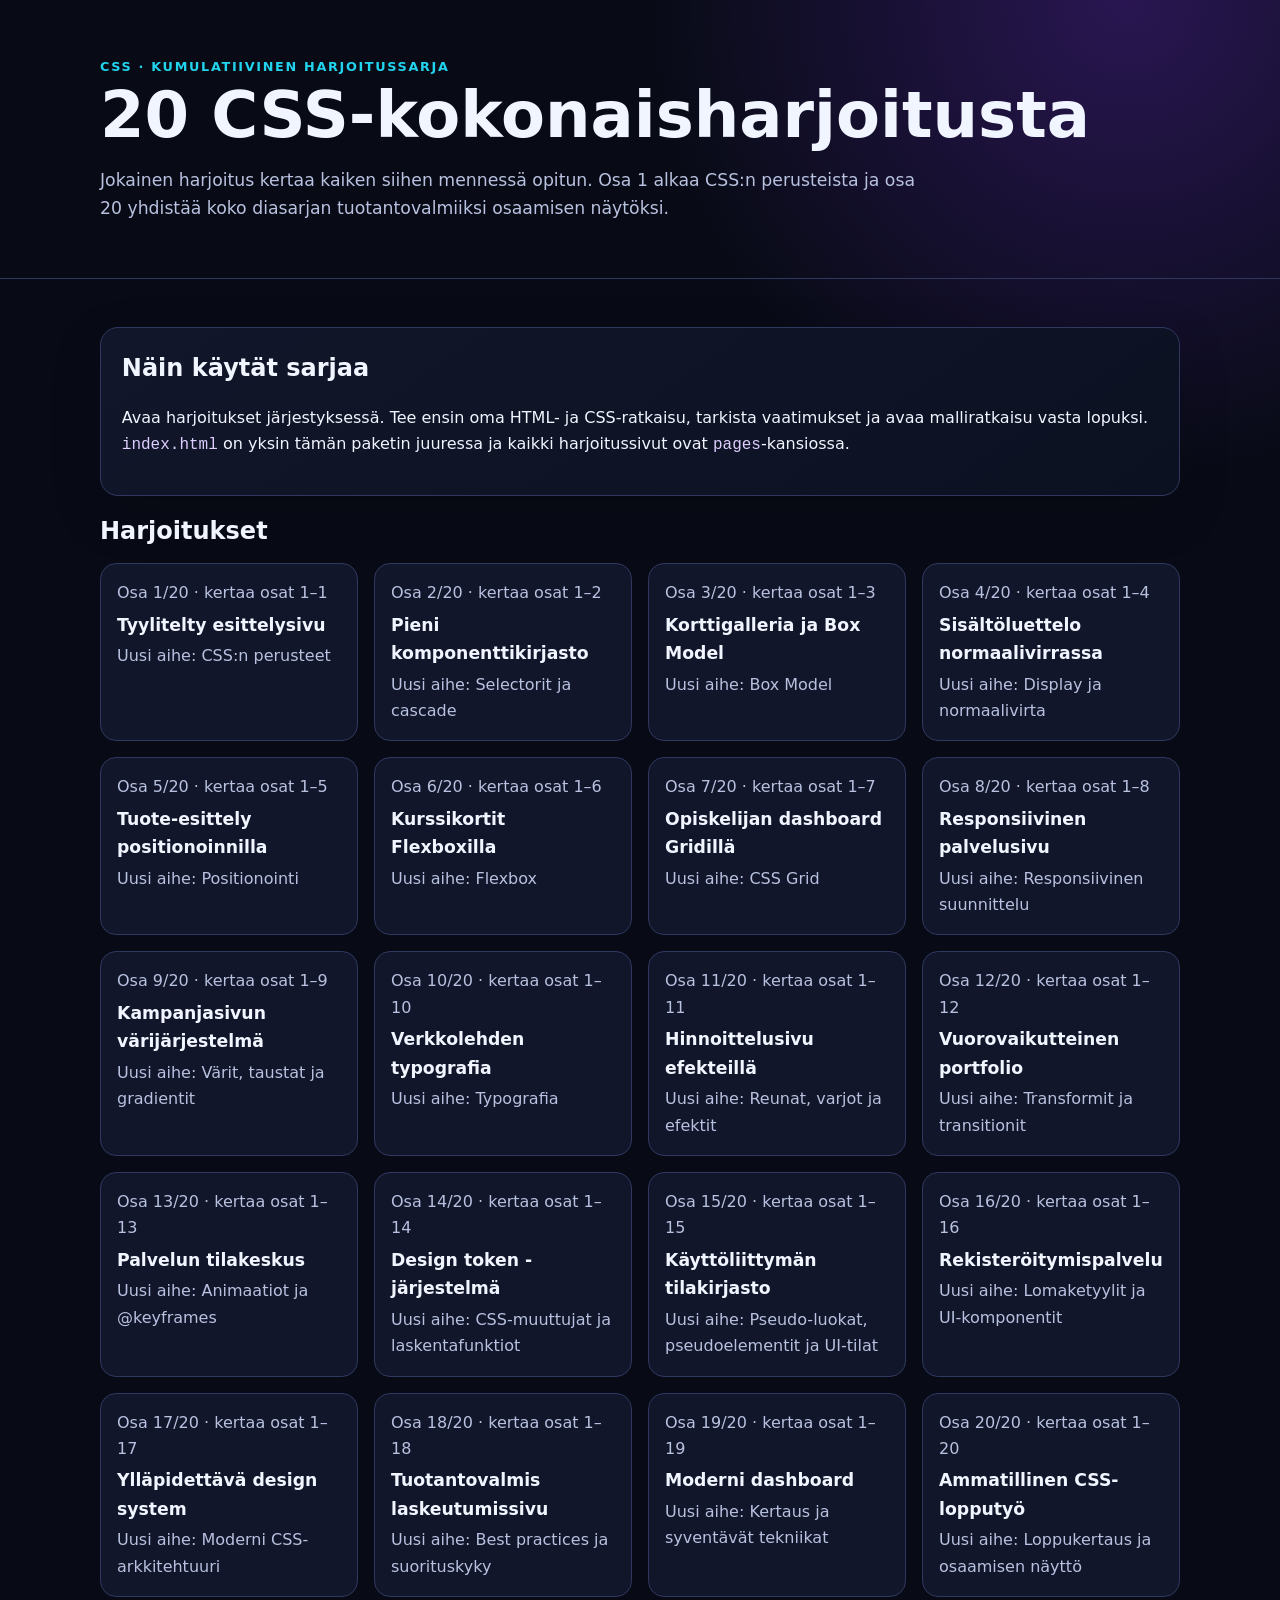
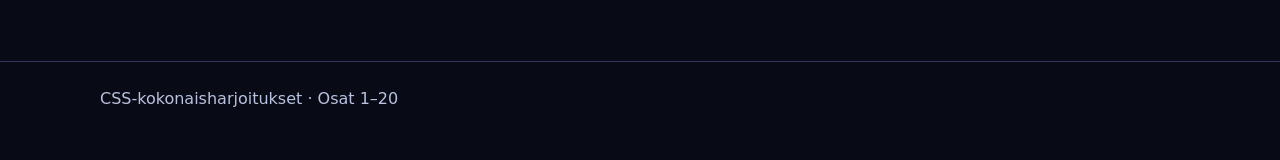
<file: CSS-kokonaisharjoitukset-Osat1-20/CSS-kokonaisharjoitukset-Osat1-20/index.html>
<!DOCTYPE html>
<html lang="fi">
<head><meta charset="UTF-8"><meta name="viewport" content="width=device-width, initial-scale=1.0"><title>CSS-kokonaisharjoitukset – Osat 1–20</title><link rel="stylesheet" href="css/harjoitukset.css"></head>
<body><a class="skip" href="#content">Siirry harjoituksiin</a><header class="hero"><div class="wrap"><div class="eyebrow">CSS · kumulatiivinen harjoitussarja</div><h1>20 CSS-kokonaisharjoitusta</h1><p class="lead">Jokainen harjoitus kertaa kaiken siihen mennessä opitun. Osa 1 alkaa CSS:n perusteista ja osa 20 yhdistää koko diasarjan tuotantovalmiiksi osaamisen näytöksi.</p></div></header><main id="content"><div class="wrap"><section class="card"><h2>Näin käytät sarjaa</h2><p>Avaa harjoitukset järjestyksessä. Tee ensin oma HTML- ja CSS-ratkaisu, tarkista vaatimukset ja avaa malliratkaisu vasta lopuksi. <code>index.html</code> on yksin tämän paketin juuressa ja kaikki harjoitussivut ovat <code>pages</code>-kansiossa.</p></section><section><h2>Harjoitukset</h2><div class="cards"><a class="index-card" href="pages/CSS-Kokonaisharjoitus-Osa1.html"><span>Osa 1/20 · kertaa osat 1–1</span><strong>Tyylitelty esittelysivu</strong><span>Uusi aihe: CSS:n perusteet</span></a><a class="index-card" href="pages/CSS-Kokonaisharjoitus-Osa2.html"><span>Osa 2/20 · kertaa osat 1–2</span><strong>Pieni komponenttikirjasto</strong><span>Uusi aihe: Selectorit ja cascade</span></a><a class="index-card" href="pages/CSS-Kokonaisharjoitus-Osa3.html"><span>Osa 3/20 · kertaa osat 1–3</span><strong>Korttigalleria ja Box Model</strong><span>Uusi aihe: Box Model</span></a><a class="index-card" href="pages/CSS-Kokonaisharjoitus-Osa4.html"><span>Osa 4/20 · kertaa osat 1–4</span><strong>Sisältöluettelo normaalivirrassa</strong><span>Uusi aihe: Display ja normaalivirta</span></a><a class="index-card" href="pages/CSS-Kokonaisharjoitus-Osa5.html"><span>Osa 5/20 · kertaa osat 1–5</span><strong>Tuote-esittely positionoinnilla</strong><span>Uusi aihe: Positionointi</span></a><a class="index-card" href="pages/CSS-Kokonaisharjoitus-Osa6.html"><span>Osa 6/20 · kertaa osat 1–6</span><strong>Kurssikortit Flexboxilla</strong><span>Uusi aihe: Flexbox</span></a><a class="index-card" href="pages/CSS-Kokonaisharjoitus-Osa7.html"><span>Osa 7/20 · kertaa osat 1–7</span><strong>Opiskelijan dashboard Gridillä</strong><span>Uusi aihe: CSS Grid</span></a><a class="index-card" href="pages/CSS-Kokonaisharjoitus-Osa8.html"><span>Osa 8/20 · kertaa osat 1–8</span><strong>Responsiivinen palvelusivu</strong><span>Uusi aihe: Responsiivinen suunnittelu</span></a><a class="index-card" href="pages/CSS-Kokonaisharjoitus-Osa9.html"><span>Osa 9/20 · kertaa osat 1–9</span><strong>Kampanjasivun värijärjestelmä</strong><span>Uusi aihe: Värit, taustat ja gradientit</span></a><a class="index-card" href="pages/CSS-Kokonaisharjoitus-Osa10.html"><span>Osa 10/20 · kertaa osat 1–10</span><strong>Verkkolehden typografia</strong><span>Uusi aihe: Typografia</span></a><a class="index-card" href="pages/CSS-Kokonaisharjoitus-Osa11.html"><span>Osa 11/20 · kertaa osat 1–11</span><strong>Hinnoittelusivu efekteillä</strong><span>Uusi aihe: Reunat, varjot ja efektit</span></a><a class="index-card" href="pages/CSS-Kokonaisharjoitus-Osa12.html"><span>Osa 12/20 · kertaa osat 1–12</span><strong>Vuorovaikutteinen portfolio</strong><span>Uusi aihe: Transformit ja transitionit</span></a><a class="index-card" href="pages/CSS-Kokonaisharjoitus-Osa13.html"><span>Osa 13/20 · kertaa osat 1–13</span><strong>Palvelun tilakeskus</strong><span>Uusi aihe: Animaatiot ja @keyframes</span></a><a class="index-card" href="pages/CSS-Kokonaisharjoitus-Osa14.html"><span>Osa 14/20 · kertaa osat 1–14</span><strong>Design token -järjestelmä</strong><span>Uusi aihe: CSS-muuttujat ja laskentafunktiot</span></a><a class="index-card" href="pages/CSS-Kokonaisharjoitus-Osa15.html"><span>Osa 15/20 · kertaa osat 1–15</span><strong>Käyttöliittymän tilakirjasto</strong><span>Uusi aihe: Pseudo-luokat, pseudoelementit ja UI-tilat</span></a><a class="index-card" href="pages/CSS-Kokonaisharjoitus-Osa16.html"><span>Osa 16/20 · kertaa osat 1–16</span><strong>Rekisteröitymispalvelu</strong><span>Uusi aihe: Lomaketyylit ja UI-komponentit</span></a><a class="index-card" href="pages/CSS-Kokonaisharjoitus-Osa17.html"><span>Osa 17/20 · kertaa osat 1–17</span><strong>Ylläpidettävä design system</strong><span>Uusi aihe: Moderni CSS-arkkitehtuuri</span></a><a class="index-card" href="pages/CSS-Kokonaisharjoitus-Osa18.html"><span>Osa 18/20 · kertaa osat 1–18</span><strong>Tuotantovalmis laskeutumissivu</strong><span>Uusi aihe: Best practices ja suorituskyky</span></a><a class="index-card" href="pages/CSS-Kokonaisharjoitus-Osa19.html"><span>Osa 19/20 · kertaa osat 1–19</span><strong>Moderni dashboard</strong><span>Uusi aihe: Kertaus ja syventävät tekniikat</span></a><a class="index-card" href="pages/CSS-Kokonaisharjoitus-Osa20.html"><span>Osa 20/20 · kertaa osat 1–20</span><strong>Ammatillinen CSS-lopputyö</strong><span>Uusi aihe: Loppukertaus ja osaamisen näyttö</span></a></div></section></div></main><footer class="page"><div class="wrap">CSS-kokonaisharjoitukset · Osat 1–20</div></footer></body>
</html>
</file>
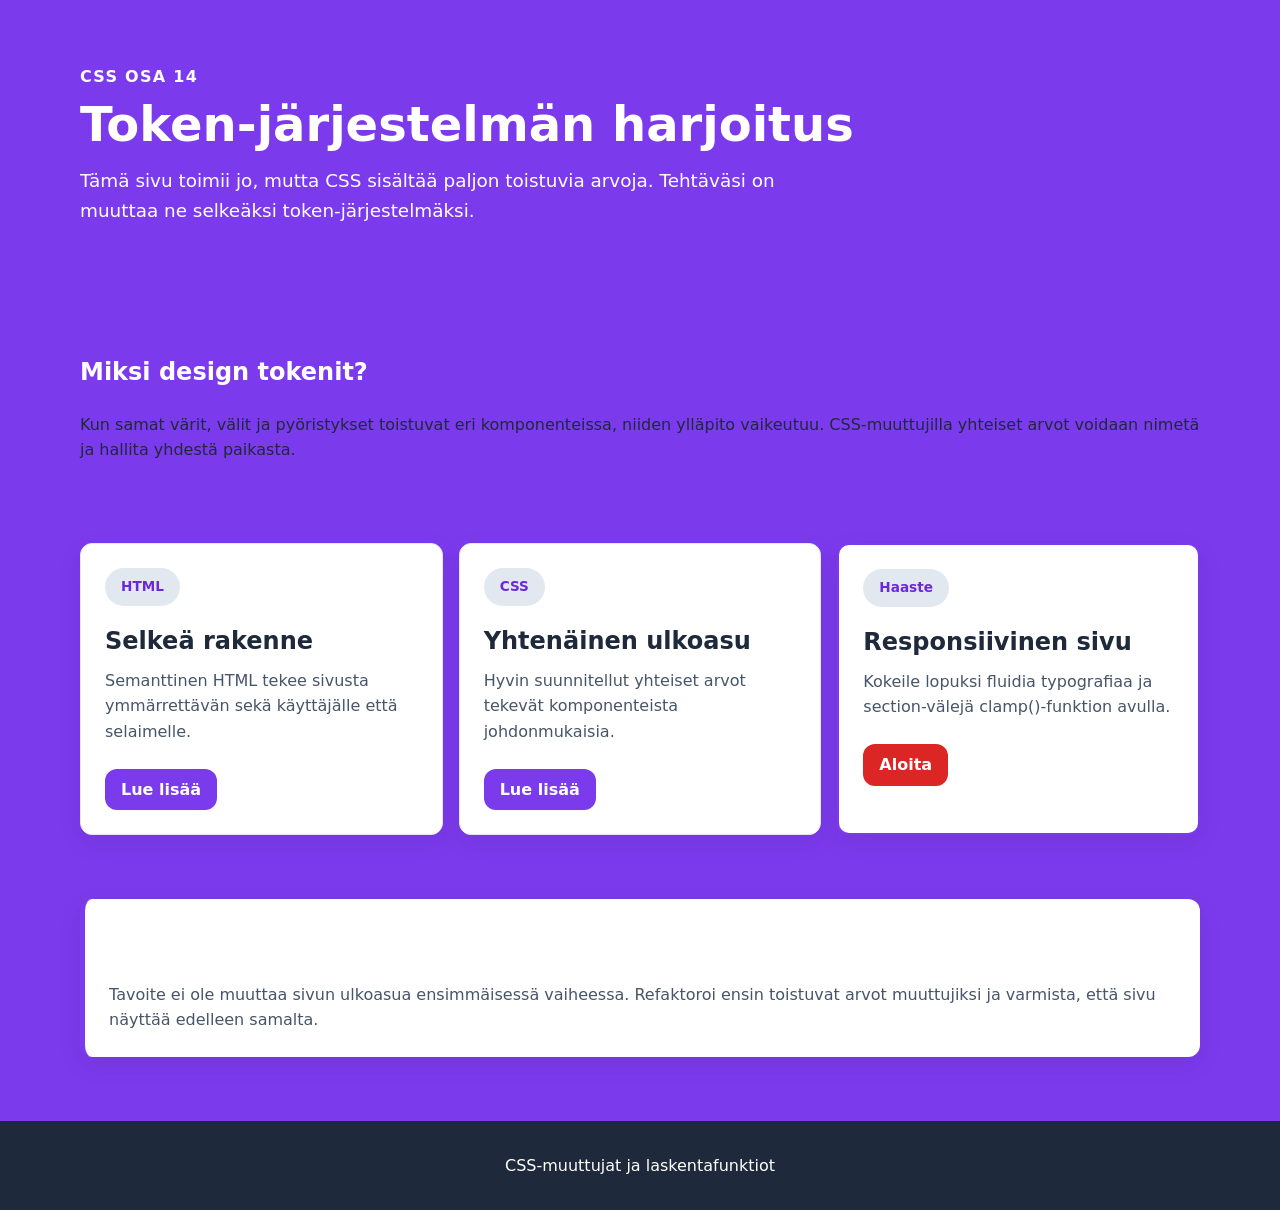
<file: osa-14-harjoitus/css-osa14-harjoitus/index.html>
<!DOCTYPE html>
<html lang="fi">
<head>
  <meta charset="UTF-8">
  <meta name="viewport" content="width=device-width, initial-scale=1.0">
  <title>CSS-muuttujat – harjoitus</title>
  <link rel="stylesheet" href="styles.css">
</head>
<body>
  <header class="hero">
    <div class="container">
      <p class="eyebrow">CSS Osa 14</p>
      <h1>Token-järjestelmän harjoitus</h1>
      <p class="lead">Tämä sivu toimii jo, mutta CSS sisältää paljon toistuvia arvoja. Tehtäväsi on muuttaa ne selkeäksi token-järjestelmäksi.</p>
    </div>
  </header>

  <main class="container">
    <section class="intro">
      <h2>Miksi design tokenit?</h2>
      <p>Kun samat värit, välit ja pyöristykset toistuvat eri komponenteissa, niiden ylläpito vaikeutuu. CSS-muuttujilla yhteiset arvot voidaan nimetä ja hallita yhdestä paikasta.</p>
    </section>

    <section class="cards" aria-label="Palvelut">
      <article class="card">
        <span class="badge">HTML</span>
        <h2>Selkeä rakenne</h2>
        <p>Semanttinen HTML tekee sivusta ymmärrettävän sekä käyttäjälle että selaimelle.</p>
        <a class="button" href="#">Lue lisää</a>
      </article>

      <article class="card">
        <span class="badge">CSS</span>
        <h2>Yhtenäinen ulkoasu</h2>
        <p>Hyvin suunnitellut yhteiset arvot tekevät komponenteista johdonmukaisia.</p>
        <a class="button" href="#">Lue lisää</a>
      </article>

      <article class="card card--important">
        <span class="badge">Haaste</span>
        <h2>Responsiivinen sivu</h2>
        <p>Kokeile lopuksi fluidia typografiaa ja section-välejä clamp()-funktion avulla.</p>
        <a class="button button--accent" href="#">Aloita</a>
      </article>
    </section>

    <section class="notice">
      <h2>Muista</h2>
      <p>Tavoite ei ole muuttaa sivun ulkoasua ensimmäisessä vaiheessa. Refaktoroi ensin toistuvat arvot muuttujiksi ja varmista, että sivu näyttää edelleen samalta.</p>
    </section>
  </main>

  <footer>
    <div class="container">CSS-muuttujat ja laskentafunktiot</div>
  </footer>
</body>
</html>
</file>
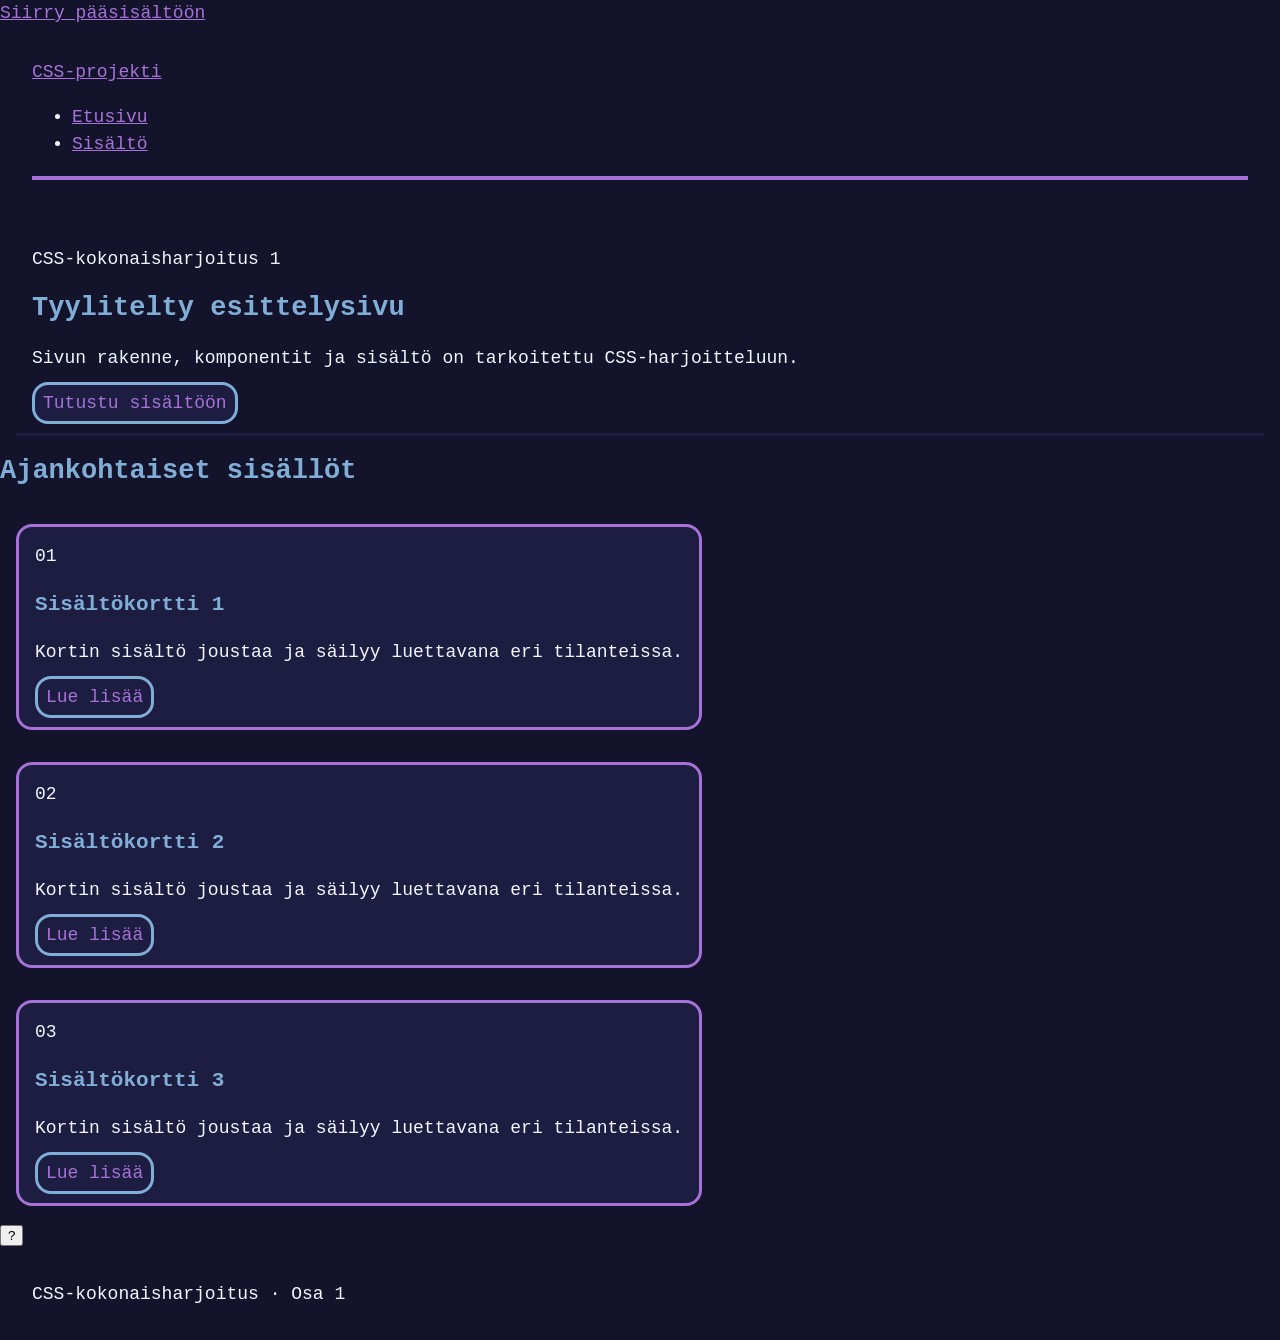
<file: CSS-aloitustiedostot-Osat1-20/CSS-aloitustiedostot-Osat1-20/osa1-css-kokonaisharjoitus/index.html>
<!DOCTYPE html>
<html lang="fi">
<head>
  <meta charset="UTF-8">
  <meta name="viewport" content="width=device-width, initial-scale=1.0">
  <title>Tyylitelty esittelysivu</title>
  <link rel="stylesheet" href="css/styles.css">
</head>
<body>
  <a class="skip-link" href="#main-content">Siirry pääsisältöön</a>
  <header class="site-header" id="top">
    <a class="brand" href="index.html">CSS-projekti</a>
    <nav aria-label="Päänavigaatio">
      <ul class="nav-list">
        <li><a href="index.html" aria-current="page">Etusivu</a></li>
        
        <li><a href="#cards">Sisältö</a></li>
        
      </ul>
    </nav>
  </header>
  <main id="main-content">
    <section class="hero">
      <p class="eyebrow">CSS-kokonaisharjoitus 1</p>
      <h1>Tyylitelty esittelysivu</h1>
      <p class="hero__lead">Sivun rakenne, komponentit ja sisältö on tarkoitettu CSS-harjoitteluun.</p>
      <a class="button button--primary" href="#cards">Tutustu sisältöön</a>
    </section>
    <section class="content-section" id="cards">
      <h2>Ajankohtaiset sisällöt</h2>
      <div class="card-list">
      <article class="card">
        <span class="card__badge">01</span>
        <h3 class="card__title">Sisältökortti 1</h3>
        <p class="card__text">Kortin sisältö joustaa ja säilyy luettavana eri tilanteissa.</p>
        <a class="button" href="#">Lue lisää</a>
      </article>
      <article class="card card--featured">
        <span class="card__badge">02</span>
        <h3 class="card__title">Sisältökortti 2</h3>
        <p class="card__text">Kortin sisältö joustaa ja säilyy luettavana eri tilanteissa.</p>
        <a class="button" href="#">Lue lisää</a>
      </article>
      <article class="card">
        <span class="card__badge">03</span>
        <h3 class="card__title">Sisältökortti 3</h3>
        <p class="card__text">Kortin sisältö joustaa ja säilyy luettavana eri tilanteissa.</p>
        <a class="button" href="#">Lue lisää</a>
      </article>
      </div>
    </section>
  </main>
  <button class="help-button" type="button" aria-label="Avaa ohje">?</button>
  <footer class="site-footer"><p>CSS-kokonaisharjoitus · Osa 1</p></footer>
</body>
</html>
</file>
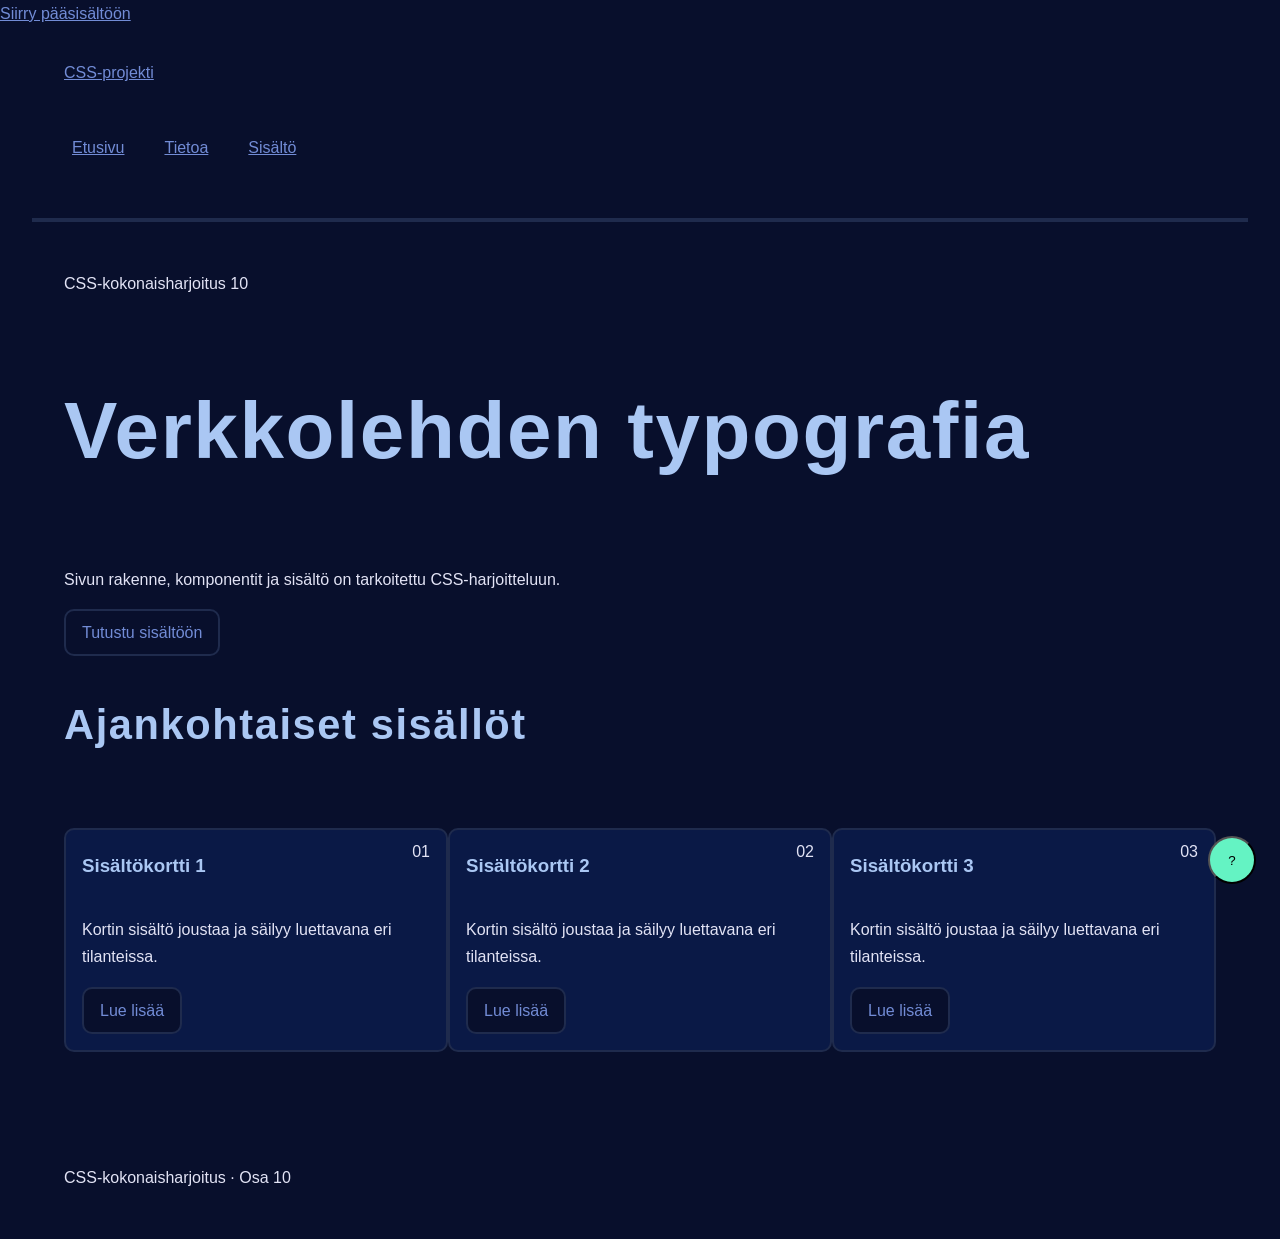
<file: CSS-aloitustiedostot-Osat1-20/CSS-aloitustiedostot-Osat1-20/osa10-css-kokonaisharjoitus/index.html>
<!DOCTYPE html>
<html lang="fi">
<head>
  <meta charset="UTF-8">
  <meta name="viewport" content="width=device-width, initial-scale=1.0">
  <title>Verkkolehden typografia</title>
  <link rel="stylesheet" href="css/styles.css">
</head>
<body>
  <a class="skip-link" href="#main-content">Siirry pääsisältöön</a>
  <header class="site-header" id="top">
    <a class="brand" href="index.html">CSS-projekti</a>
    <nav aria-label="Päänavigaatio">
      <ul class="nav-list">
        <li><a href="index.html" aria-current="page">Etusivu</a></li>
        <li><a href="pages/tietoa.html">Tietoa</a></li>
        <li><a href="#cards">Sisältö</a></li>
        
      </ul>
    </nav>
  </header>
  <main id="main-content">
    <section class="hero">
      <p class="eyebrow">CSS-kokonaisharjoitus 10</p>
      <h1>Verkkolehden typografia</h1>
      <p class="hero__lead">Sivun rakenne, komponentit ja sisältö on tarkoitettu CSS-harjoitteluun.</p>
      <a class="button button--primary" href="#cards">Tutustu sisältöön</a>
    </section>
    <section class="content-section" id="cards">
      <h2>Ajankohtaiset sisällöt</h2>
      <div class="card-list">
      <article class="card">
        <span class="card__badge">01</span>
        <h3 class="card__title">Sisältökortti 1</h3>
        <p class="card__text">Kortin sisältö joustaa ja säilyy luettavana eri tilanteissa.</p>
        <a class="button" href="#">Lue lisää</a>
      </article>
      <article class="card card--featured">
        <span class="card__badge">02</span>
        <h3 class="card__title">Sisältökortti 2</h3>
        <p class="card__text">Kortin sisältö joustaa ja säilyy luettavana eri tilanteissa.</p>
        <a class="button" href="#">Lue lisää</a>
      </article>
      <article class="card">
        <span class="card__badge">03</span>
        <h3 class="card__title">Sisältökortti 3</h3>
        <p class="card__text">Kortin sisältö joustaa ja säilyy luettavana eri tilanteissa.</p>
        <a class="button" href="#">Lue lisää</a>
      </article>
      </div>
    </section>
  </main>
  <button class="help-button" type="button" aria-label="Avaa ohje">?</button>
  <footer class="site-footer"><p>CSS-kokonaisharjoitus · Osa 10</p></footer>
</body>
</html>
</file>
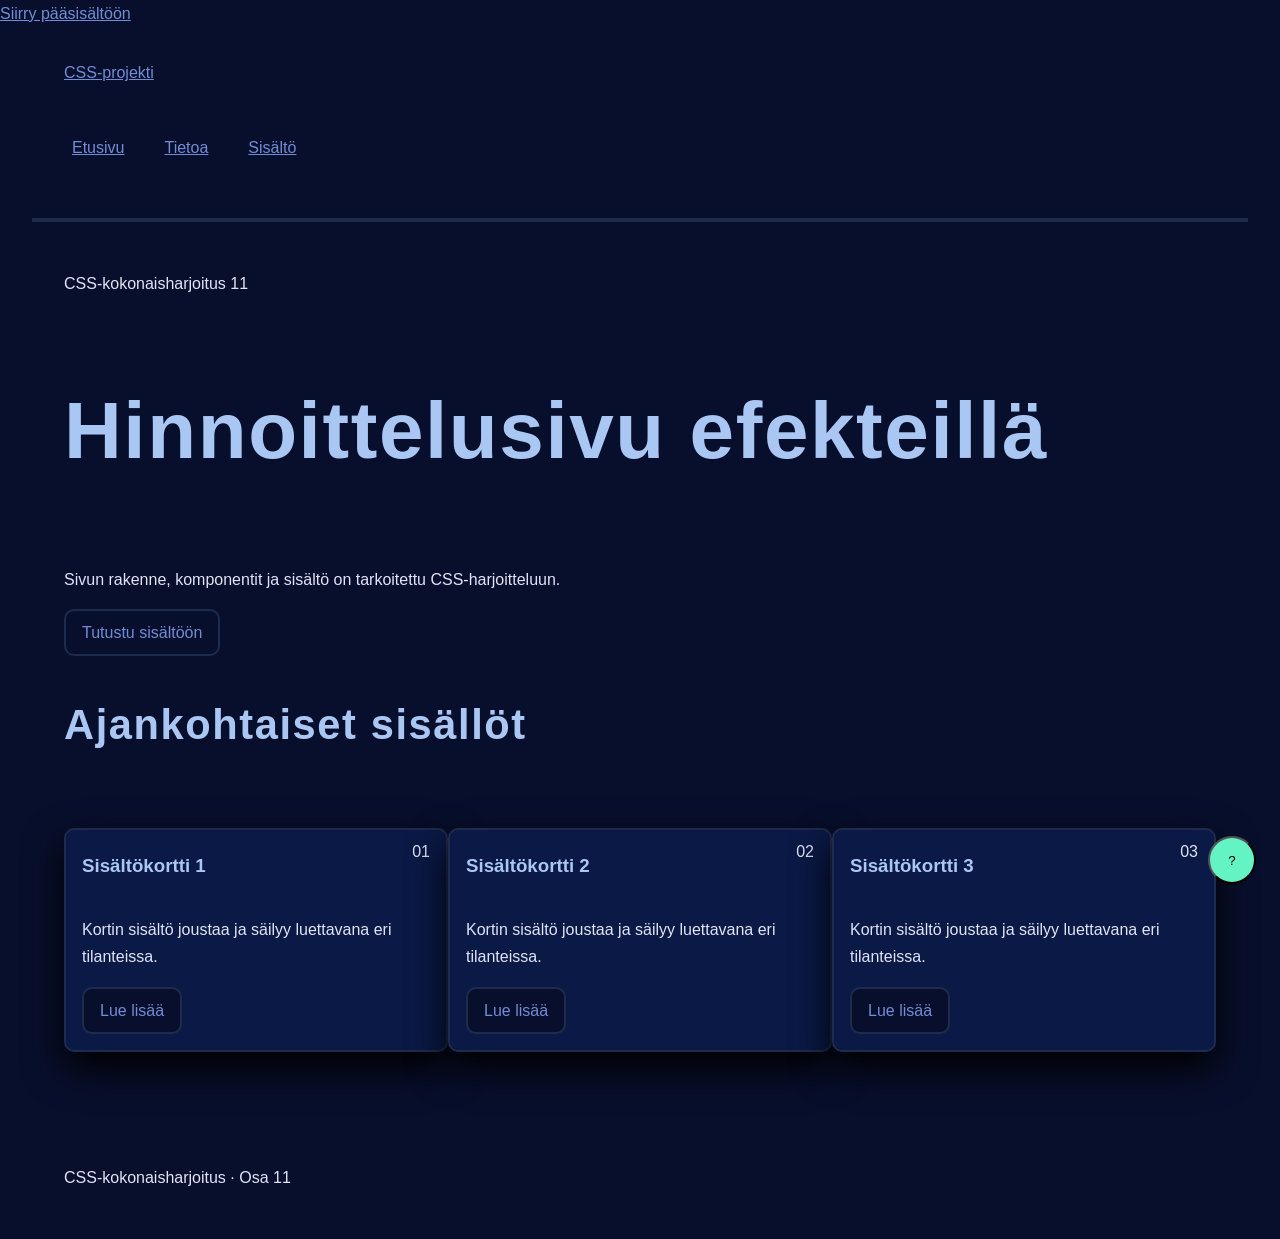
<file: CSS-aloitustiedostot-Osat1-20/CSS-aloitustiedostot-Osat1-20/osa11-css-kokonaisharjoitus/index.html>
<!DOCTYPE html>
<html lang="fi">
<head>
  <meta charset="UTF-8">
  <meta name="viewport" content="width=device-width, initial-scale=1.0">
  <title>Hinnoittelusivu efekteillä</title>
  <link rel="stylesheet" href="css/styles.css">
</head>
<body>
  <a class="skip-link" href="#main-content">Siirry pääsisältöön</a>
  <header class="site-header" id="top">
    <a class="brand" href="index.html">CSS-projekti</a>
    <nav aria-label="Päänavigaatio">
      <ul class="nav-list">
        <li><a href="index.html" aria-current="page">Etusivu</a></li>
        <li><a href="pages/tietoa.html">Tietoa</a></li>
        <li><a href="#cards">Sisältö</a></li>
        
      </ul>
    </nav>
  </header>
  <main id="main-content">
    <section class="hero">
      <p class="eyebrow">CSS-kokonaisharjoitus 11</p>
      <h1>Hinnoittelusivu efekteillä</h1>
      <p class="hero__lead">Sivun rakenne, komponentit ja sisältö on tarkoitettu CSS-harjoitteluun.</p>
      <a class="button button--primary" href="#cards">Tutustu sisältöön</a>
    </section>
    <section class="content-section" id="cards">
      <h2>Ajankohtaiset sisällöt</h2>
      <div class="card-list">
      <article class="card">
        <span class="card__badge">01</span>
        <h3 class="card__title">Sisältökortti 1</h3>
        <p class="card__text">Kortin sisältö joustaa ja säilyy luettavana eri tilanteissa.</p>
        <a class="button" href="#">Lue lisää</a>
      </article>
      <article class="card card--featured">
        <span class="card__badge">02</span>
        <h3 class="card__title">Sisältökortti 2</h3>
        <p class="card__text">Kortin sisältö joustaa ja säilyy luettavana eri tilanteissa.</p>
        <a class="button" href="#">Lue lisää</a>
      </article>
      <article class="card">
        <span class="card__badge">03</span>
        <h3 class="card__title">Sisältökortti 3</h3>
        <p class="card__text">Kortin sisältö joustaa ja säilyy luettavana eri tilanteissa.</p>
        <a class="button" href="#">Lue lisää</a>
      </article>
      </div>
    </section>
  </main>
  <button class="help-button" type="button" aria-label="Avaa ohje">?</button>
  <footer class="site-footer"><p>CSS-kokonaisharjoitus · Osa 11</p></footer>
</body>
</html>
</file>
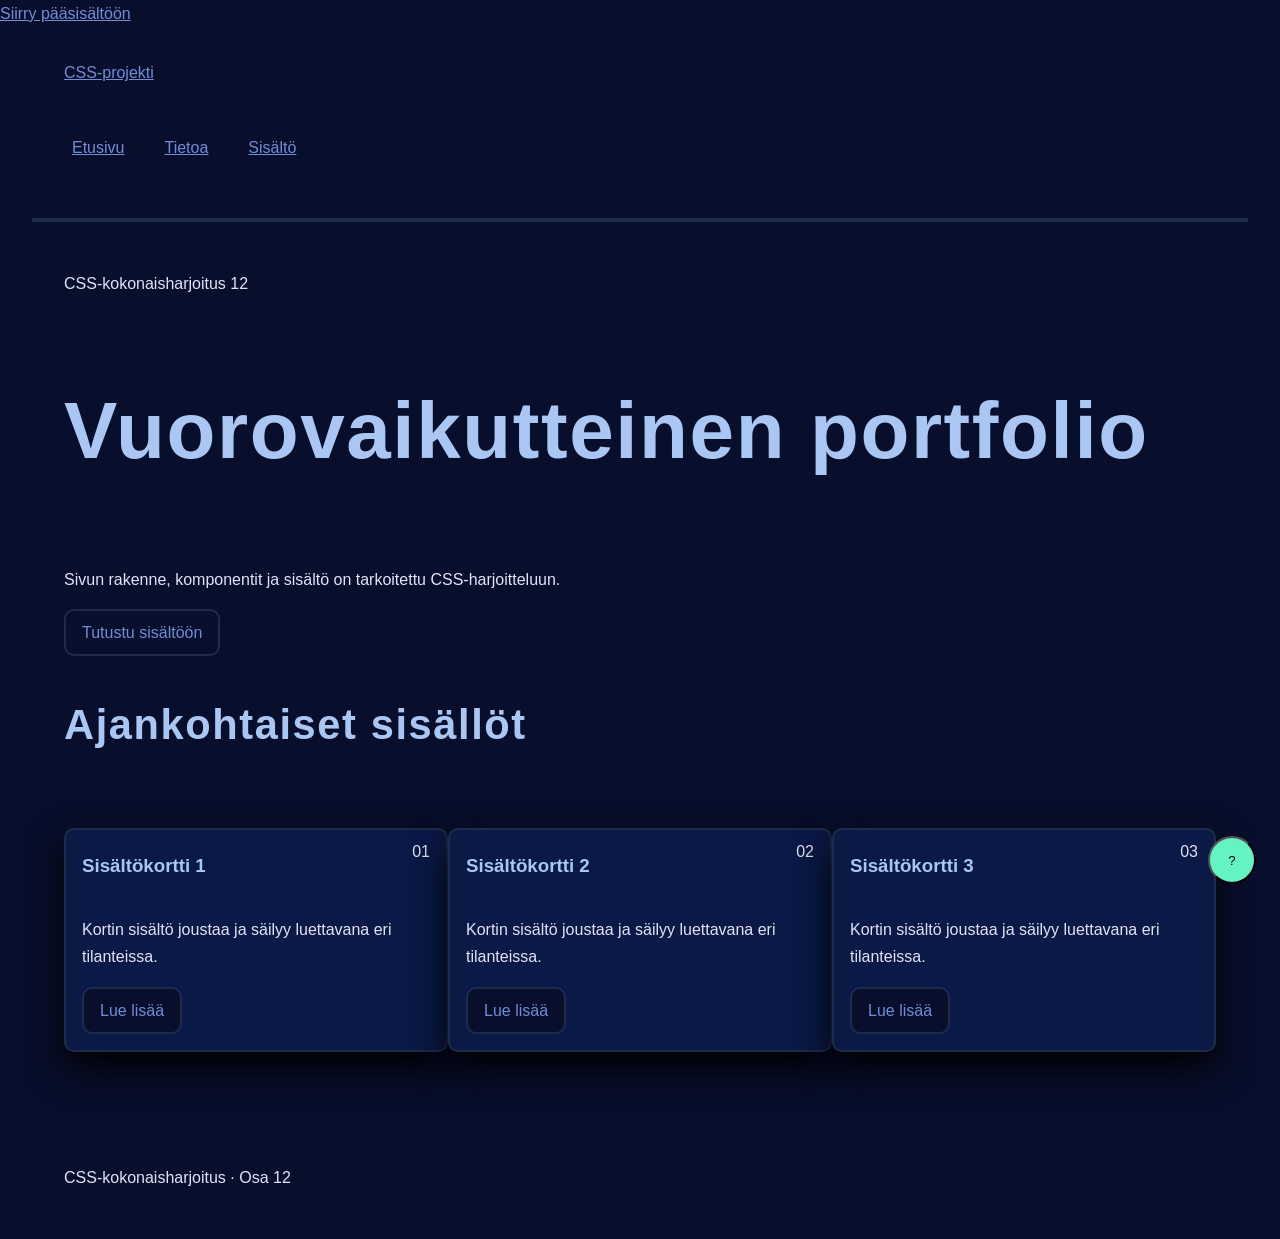
<file: CSS-aloitustiedostot-Osat1-20/CSS-aloitustiedostot-Osat1-20/osa12-css-kokonaisharjoitus/index.html>
<!DOCTYPE html>
<html lang="fi">
<head>
  <meta charset="UTF-8">
  <meta name="viewport" content="width=device-width, initial-scale=1.0">
  <title>Vuorovaikutteinen portfolio</title>
  <link rel="stylesheet" href="css/styles.css">
</head>
<body>
  <a class="skip-link" href="#main-content">Siirry pääsisältöön</a>
  <header class="site-header" id="top">
    <a class="brand" href="index.html">CSS-projekti</a>
    <nav aria-label="Päänavigaatio">
      <ul class="nav-list">
        <li><a href="index.html" aria-current="page">Etusivu</a></li>
        <li><a href="pages/tietoa.html">Tietoa</a></li>
        <li><a href="#cards">Sisältö</a></li>
        
      </ul>
    </nav>
  </header>
  <main id="main-content">
    <section class="hero">
      <p class="eyebrow">CSS-kokonaisharjoitus 12</p>
      <h1>Vuorovaikutteinen portfolio</h1>
      <p class="hero__lead">Sivun rakenne, komponentit ja sisältö on tarkoitettu CSS-harjoitteluun.</p>
      <a class="button button--primary" href="#cards">Tutustu sisältöön</a>
    </section>
    <section class="content-section" id="cards">
      <h2>Ajankohtaiset sisällöt</h2>
      <div class="card-list">
      <article class="card">
        <span class="card__badge">01</span>
        <h3 class="card__title">Sisältökortti 1</h3>
        <p class="card__text">Kortin sisältö joustaa ja säilyy luettavana eri tilanteissa.</p>
        <a class="button" href="#">Lue lisää</a>
      </article>
      <article class="card card--featured">
        <span class="card__badge">02</span>
        <h3 class="card__title">Sisältökortti 2</h3>
        <p class="card__text">Kortin sisältö joustaa ja säilyy luettavana eri tilanteissa.</p>
        <a class="button" href="#">Lue lisää</a>
      </article>
      <article class="card">
        <span class="card__badge">03</span>
        <h3 class="card__title">Sisältökortti 3</h3>
        <p class="card__text">Kortin sisältö joustaa ja säilyy luettavana eri tilanteissa.</p>
        <a class="button" href="#">Lue lisää</a>
      </article>
      </div>
    </section>
  </main>
  <button class="help-button" type="button" aria-label="Avaa ohje">?</button>
  <footer class="site-footer"><p>CSS-kokonaisharjoitus · Osa 12</p></footer>
</body>
</html>
</file>
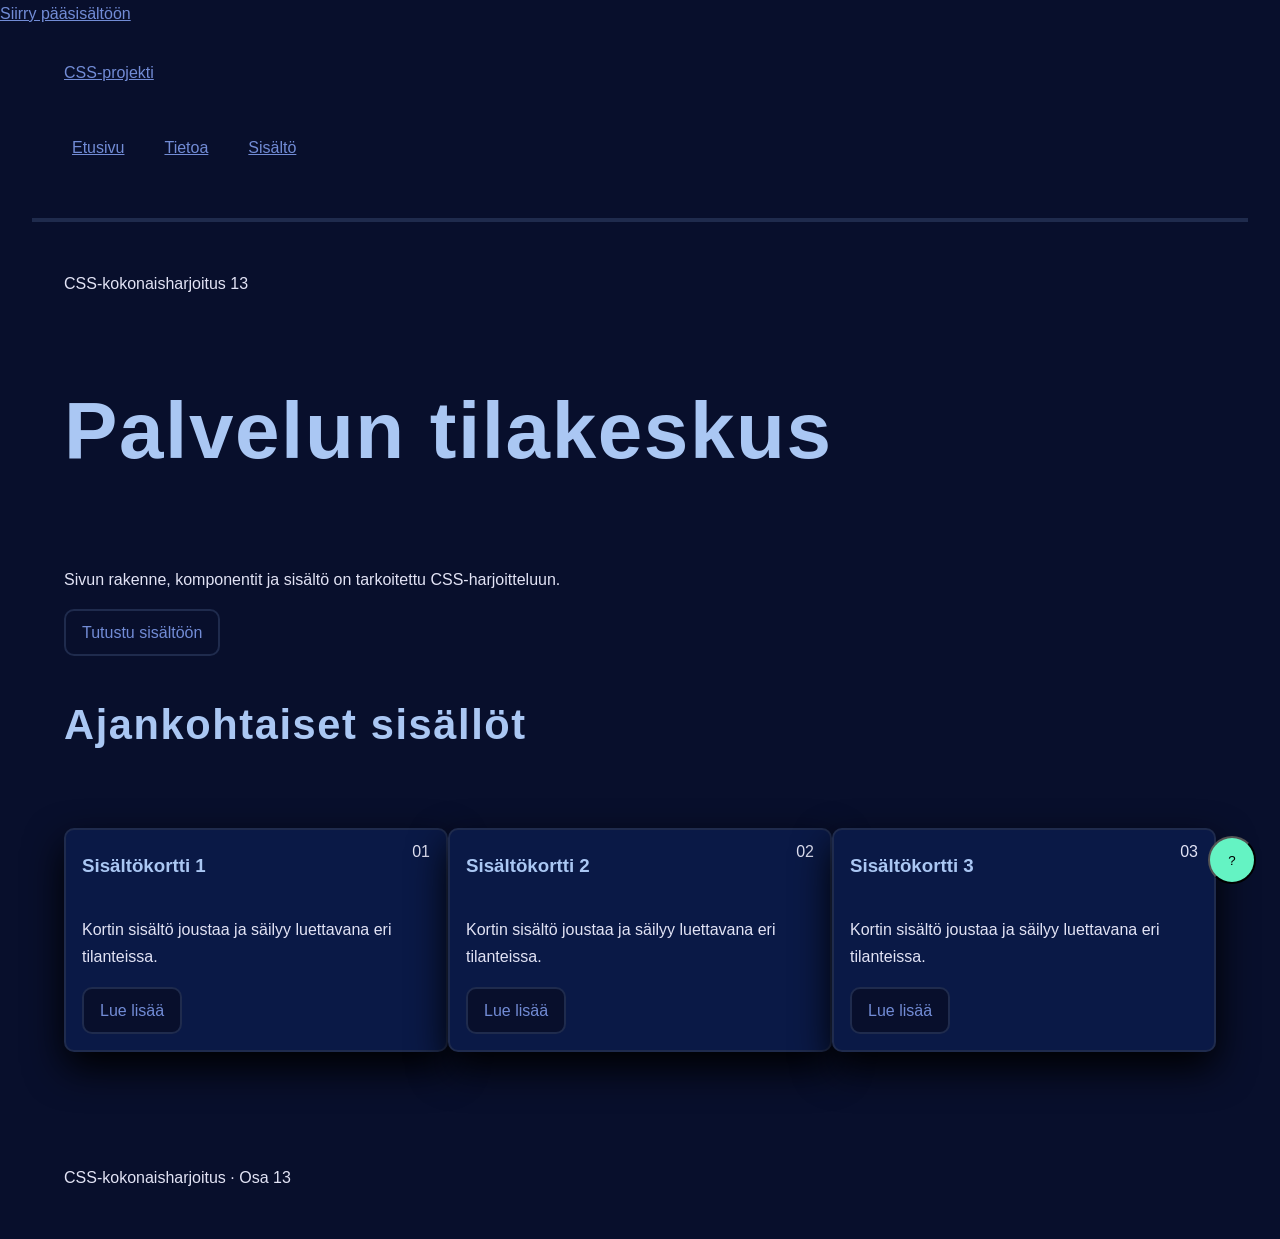
<file: CSS-aloitustiedostot-Osat1-20/CSS-aloitustiedostot-Osat1-20/osa13-css-kokonaisharjoitus/index.html>
<!DOCTYPE html>
<html lang="fi">
<head>
  <meta charset="UTF-8">
  <meta name="viewport" content="width=device-width, initial-scale=1.0">
  <title>Palvelun tilakeskus</title>
  <link rel="stylesheet" href="css/styles.css">
</head>
<body>
  <a class="skip-link" href="#main-content">Siirry pääsisältöön</a>
  <header class="site-header" id="top">
    <a class="brand" href="index.html">CSS-projekti</a>
    <nav aria-label="Päänavigaatio">
      <ul class="nav-list">
        <li><a href="index.html" aria-current="page">Etusivu</a></li>
        <li><a href="pages/tietoa.html">Tietoa</a></li>
        <li><a href="#cards">Sisältö</a></li>
        
      </ul>
    </nav>
  </header>
  <main id="main-content">
    <section class="hero">
      <p class="eyebrow">CSS-kokonaisharjoitus 13</p>
      <h1>Palvelun tilakeskus</h1>
      <p class="hero__lead">Sivun rakenne, komponentit ja sisältö on tarkoitettu CSS-harjoitteluun.</p>
      <a class="button button--primary" href="#cards">Tutustu sisältöön</a>
    </section>
    <section class="content-section" id="cards">
      <h2>Ajankohtaiset sisällöt</h2>
      <div class="card-list">
      <article class="card">
        <span class="card__badge">01</span>
        <h3 class="card__title">Sisältökortti 1</h3>
        <p class="card__text">Kortin sisältö joustaa ja säilyy luettavana eri tilanteissa.</p>
        <a class="button" href="#">Lue lisää</a>
      </article>
      <article class="card card--featured">
        <span class="card__badge">02</span>
        <h3 class="card__title">Sisältökortti 2</h3>
        <p class="card__text">Kortin sisältö joustaa ja säilyy luettavana eri tilanteissa.</p>
        <a class="button" href="#">Lue lisää</a>
      </article>
      <article class="card">
        <span class="card__badge">03</span>
        <h3 class="card__title">Sisältökortti 3</h3>
        <p class="card__text">Kortin sisältö joustaa ja säilyy luettavana eri tilanteissa.</p>
        <a class="button" href="#">Lue lisää</a>
      </article>
      </div>
    </section>
  </main>
  <button class="help-button" type="button" aria-label="Avaa ohje">?</button>
  <footer class="site-footer"><p>CSS-kokonaisharjoitus · Osa 13</p></footer>
</body>
</html>
</file>
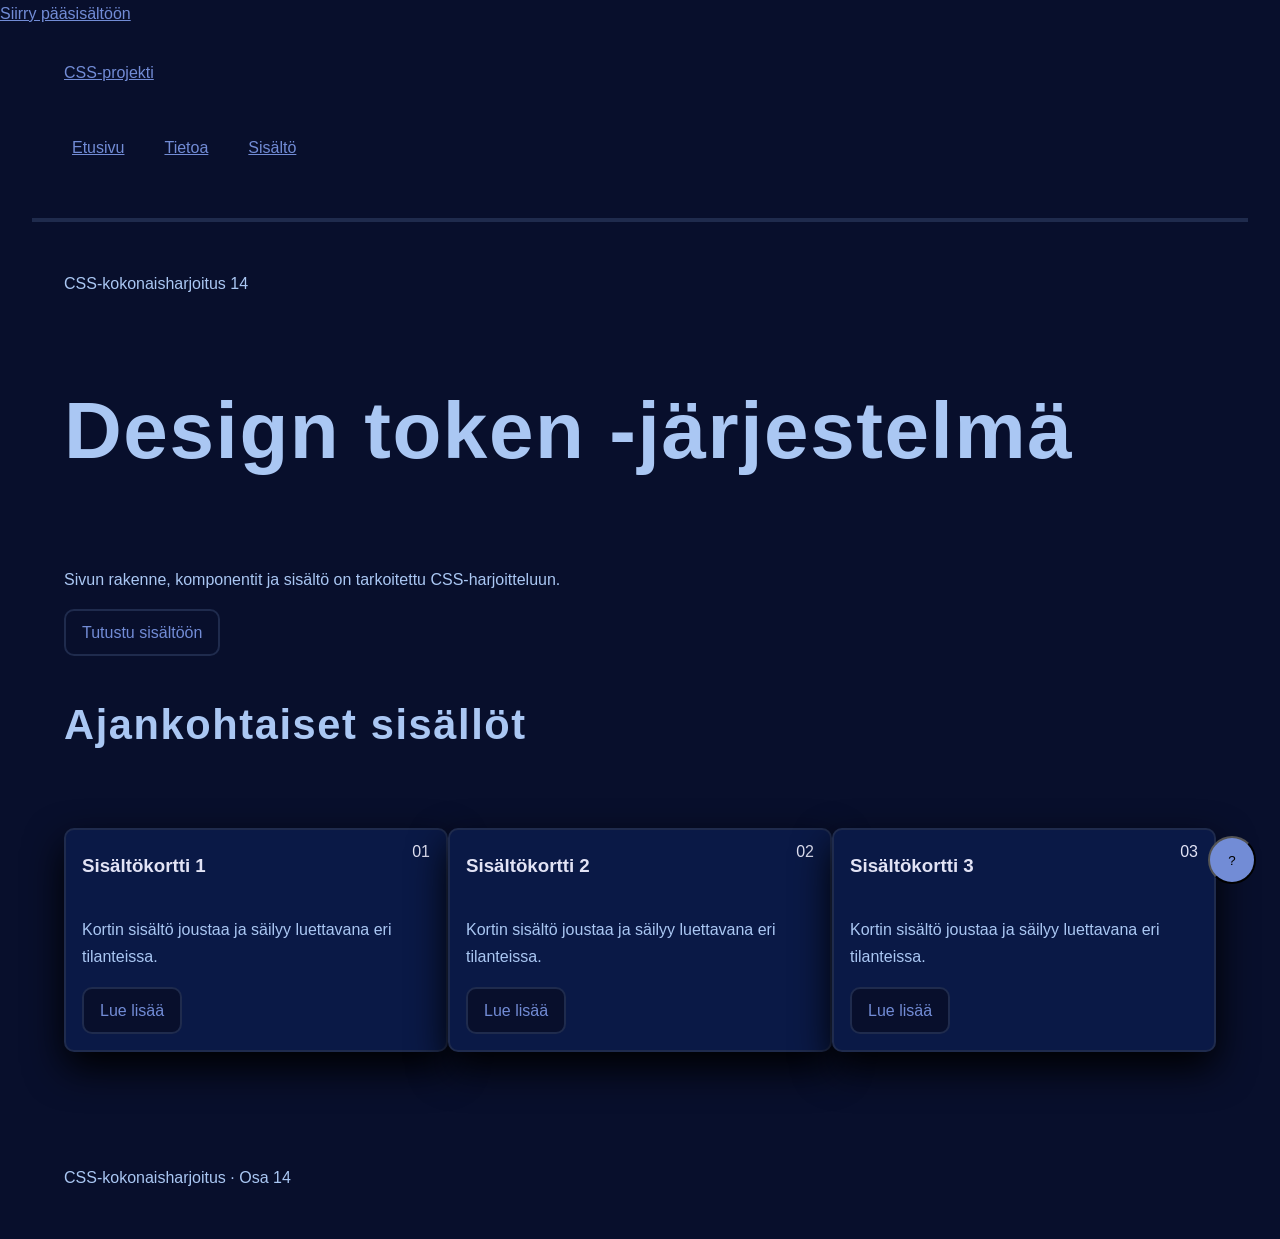
<file: CSS-aloitustiedostot-Osat1-20/CSS-aloitustiedostot-Osat1-20/osa14-css-kokonaisharjoitus/index.html>
<!DOCTYPE html>
<html lang="fi">
<head>
  <meta charset="UTF-8">
  <meta name="viewport" content="width=device-width, initial-scale=1.0">
  <title>Design token -järjestelmä</title>
  <link rel="stylesheet" href="css/styles.css">
</head>
<body>
  <a class="skip-link" href="#main-content">Siirry pääsisältöön</a>
  <header class="site-header" id="top">
    <a class="brand" href="index.html">CSS-projekti</a>
    <nav aria-label="Päänavigaatio">
      <ul class="nav-list">
        <li><a href="index.html" aria-current="page">Etusivu</a></li>
        <li><a href="pages/tietoa.html">Tietoa</a></li>
        <li><a href="#cards">Sisältö</a></li>
        
      </ul>
    </nav>
  </header>
  <main id="main-content">
    <section class="hero">
      <p class="eyebrow">CSS-kokonaisharjoitus 14</p>
      <h1>Design token -järjestelmä</h1>
      <p class="hero__lead">Sivun rakenne, komponentit ja sisältö on tarkoitettu CSS-harjoitteluun.</p>
      <a class="button button--primary" href="#cards">Tutustu sisältöön</a>
    </section>
    <section class="content-section" id="cards">
      <h2>Ajankohtaiset sisällöt</h2>
      <div class="card-list">
      <article class="card">
        <span class="card__badge">01</span>
        <h3 class="card__title">Sisältökortti 1</h3>
        <p class="card__text">Kortin sisältö joustaa ja säilyy luettavana eri tilanteissa.</p>
        <a class="button" href="#">Lue lisää</a>
      </article>
      <article class="card card--featured">
        <span class="card__badge">02</span>
        <h3 class="card__title">Sisältökortti 2</h3>
        <p class="card__text">Kortin sisältö joustaa ja säilyy luettavana eri tilanteissa.</p>
        <a class="button" href="#">Lue lisää</a>
      </article>
      <article class="card">
        <span class="card__badge">03</span>
        <h3 class="card__title">Sisältökortti 3</h3>
        <p class="card__text">Kortin sisältö joustaa ja säilyy luettavana eri tilanteissa.</p>
        <a class="button" href="#">Lue lisää</a>
      </article>
      </div>
    </section>
  </main>
  <button class="help-button" type="button" aria-label="Avaa ohje">?</button>
  <footer class="site-footer"><p>CSS-kokonaisharjoitus · Osa 14</p></footer>
</body>
</html>
</file>
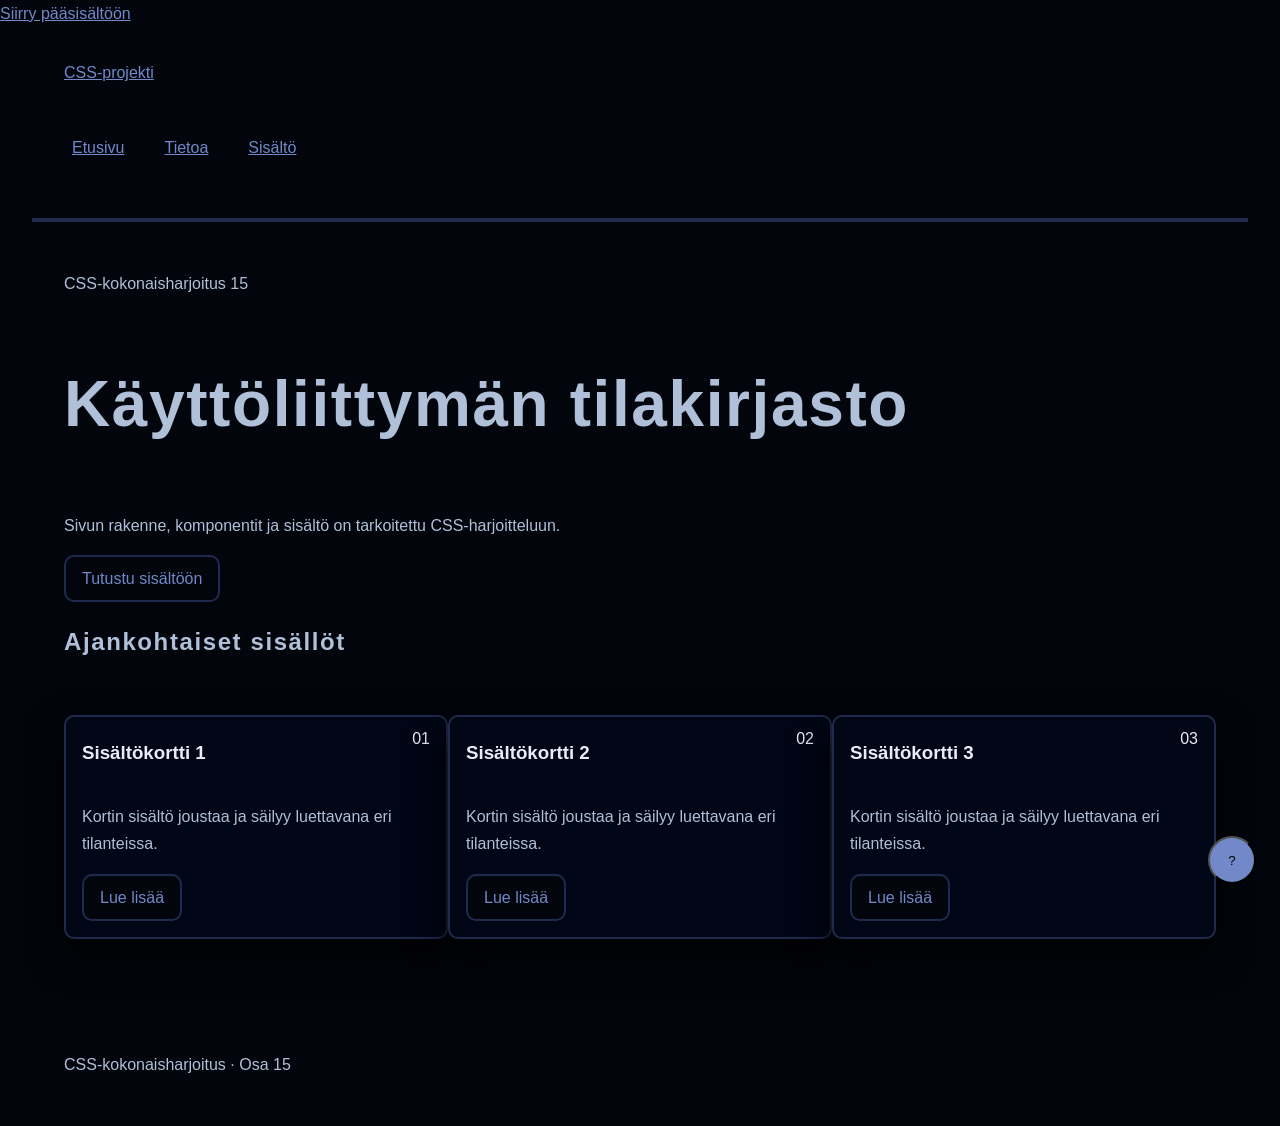
<file: CSS-aloitustiedostot-Osat1-20/CSS-aloitustiedostot-Osat1-20/osa15-css-kokonaisharjoitus/index.html>
<!DOCTYPE html>
<html lang="fi">
<head>
  <meta charset="UTF-8">
  <meta name="viewport" content="width=device-width, initial-scale=1.0">
  <title>Käyttöliittymän tilakirjasto</title>
  <link rel="stylesheet" href="css/styles.css">
</head>
<body>
  <a class="skip-link" href="#main-content">Siirry pääsisältöön</a>
  <header class="site-header" id="top">
    <a class="brand" href="index.html">CSS-projekti</a>
    <nav aria-label="Päänavigaatio">
      <ul class="nav-list">
        <li><a href="index.html" aria-current="page">Etusivu</a></li>
        <li><a href="pages/tietoa.html">Tietoa</a></li>
        <li><a href="#cards">Sisältö</a></li>
        
      </ul>
    </nav>
  </header>
  <main id="main-content">
    <section class="hero">
      <p class="eyebrow">CSS-kokonaisharjoitus 15</p>
      <h1>Käyttöliittymän tilakirjasto</h1>
      <p class="hero__lead">Sivun rakenne, komponentit ja sisältö on tarkoitettu CSS-harjoitteluun.</p>
      <a class="button button--primary" href="#cards">Tutustu sisältöön</a>
    </section>
    <section class="content-section" id="cards">
      <h2>Ajankohtaiset sisällöt</h2>
      <div class="card-list">
      <article class="card">
        <span class="card__badge">01</span>
        <h3 class="card__title">Sisältökortti 1</h3>
        <p class="card__text">Kortin sisältö joustaa ja säilyy luettavana eri tilanteissa.</p>
        <a class="button" href="#">Lue lisää</a>
      </article>
      <article class="card card--featured">
        <span class="card__badge">02</span>
        <h3 class="card__title">Sisältökortti 2</h3>
        <p class="card__text">Kortin sisältö joustaa ja säilyy luettavana eri tilanteissa.</p>
        <a class="button" href="#">Lue lisää</a>
      </article>
      <article class="card">
        <span class="card__badge">03</span>
        <h3 class="card__title">Sisältökortti 3</h3>
        <p class="card__text">Kortin sisältö joustaa ja säilyy luettavana eri tilanteissa.</p>
        <a class="button" href="#">Lue lisää</a>
      </article>
      </div>
    </section>
  </main>
  <button class="help-button" type="button" aria-label="Avaa ohje">?</button>
  <footer class="site-footer"><p>CSS-kokonaisharjoitus · Osa 15</p></footer>
</body>
</html>
</file>
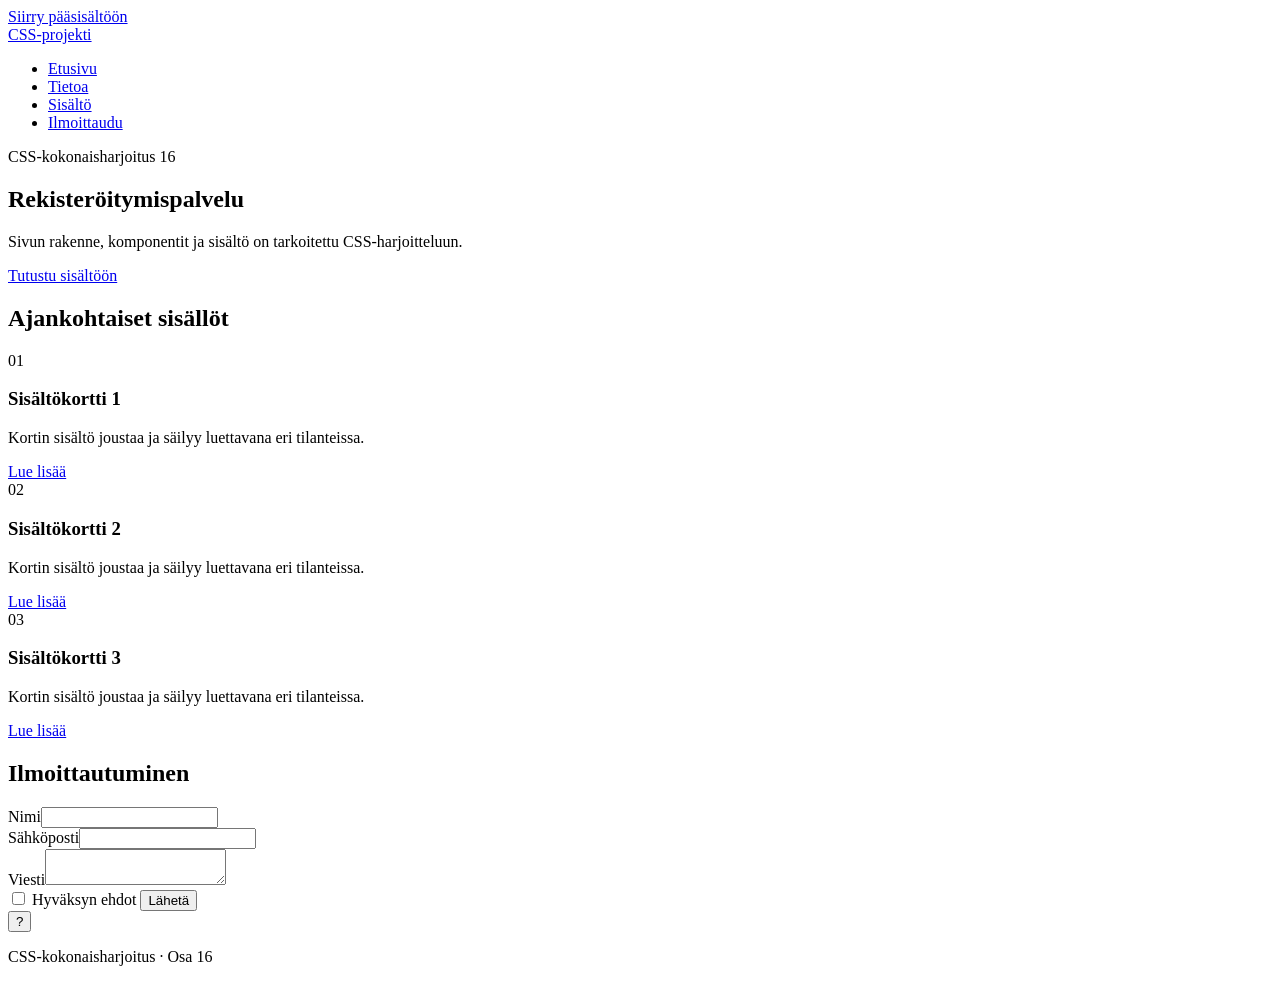
<file: CSS-aloitustiedostot-Osat1-20/CSS-aloitustiedostot-Osat1-20/osa16-css-kokonaisharjoitus/index.html>
<!DOCTYPE html>
<html lang="fi">
<head>
  <meta charset="UTF-8">
  <meta name="viewport" content="width=device-width, initial-scale=1.0">
  <title>Rekisteröitymispalvelu</title>
  <link rel="stylesheet" href="css/styles.css">
</head>
<body>
  <a class="skip-link" href="#main-content">Siirry pääsisältöön</a>
  <header class="site-header" id="top">
    <a class="brand" href="index.html">CSS-projekti</a>
    <nav aria-label="Päänavigaatio">
      <ul class="nav-list">
        <li><a href="index.html" aria-current="page">Etusivu</a></li>
        <li><a href="pages/tietoa.html">Tietoa</a></li>
        <li><a href="#cards">Sisältö</a></li>
        <li><a href="#registration">Ilmoittaudu</a></li>
      </ul>
    </nav>
  </header>
  <main id="main-content">
    <section class="hero">
      <p class="eyebrow">CSS-kokonaisharjoitus 16</p>
      <h1>Rekisteröitymispalvelu</h1>
      <p class="hero__lead">Sivun rakenne, komponentit ja sisältö on tarkoitettu CSS-harjoitteluun.</p>
      <a class="button button--primary" href="#cards">Tutustu sisältöön</a>
    </section>
    <section class="content-section" id="cards">
      <h2>Ajankohtaiset sisällöt</h2>
      <div class="card-list">
      <article class="card">
        <span class="card__badge">01</span>
        <h3 class="card__title">Sisältökortti 1</h3>
        <p class="card__text">Kortin sisältö joustaa ja säilyy luettavana eri tilanteissa.</p>
        <a class="button" href="#">Lue lisää</a>
      </article>
      <article class="card card--featured">
        <span class="card__badge">02</span>
        <h3 class="card__title">Sisältökortti 2</h3>
        <p class="card__text">Kortin sisältö joustaa ja säilyy luettavana eri tilanteissa.</p>
        <a class="button" href="#">Lue lisää</a>
      </article>
      <article class="card">
        <span class="card__badge">03</span>
        <h3 class="card__title">Sisältökortti 3</h3>
        <p class="card__text">Kortin sisältö joustaa ja säilyy luettavana eri tilanteissa.</p>
        <a class="button" href="#">Lue lisää</a>
      </article>
      </div>
    </section>
    <section class="registration" id="registration">
      <h2>Ilmoittautuminen</h2>
      <form class="form" action="#" method="post">
        <div class="form__row">
          <div class="field"><label for="name">Nimi</label><input id="name" name="name" required></div>
          <div class="field"><label for="email">Sähköposti</label><input id="email" name="email" type="email" required></div>
        </div>
        <div class="field"><label for="message">Viesti</label><textarea id="message" name="message"></textarea></div>
        <label class="check"><input name="terms" type="checkbox" required> Hyväksyn ehdot</label>
        <button class="button button--primary" type="submit">Lähetä</button>
      </form>
    </section>
  </main>
  <button class="help-button" type="button" aria-label="Avaa ohje">?</button>
  <footer class="site-footer"><p>CSS-kokonaisharjoitus · Osa 16</p></footer>
</body>
</html>
</file>
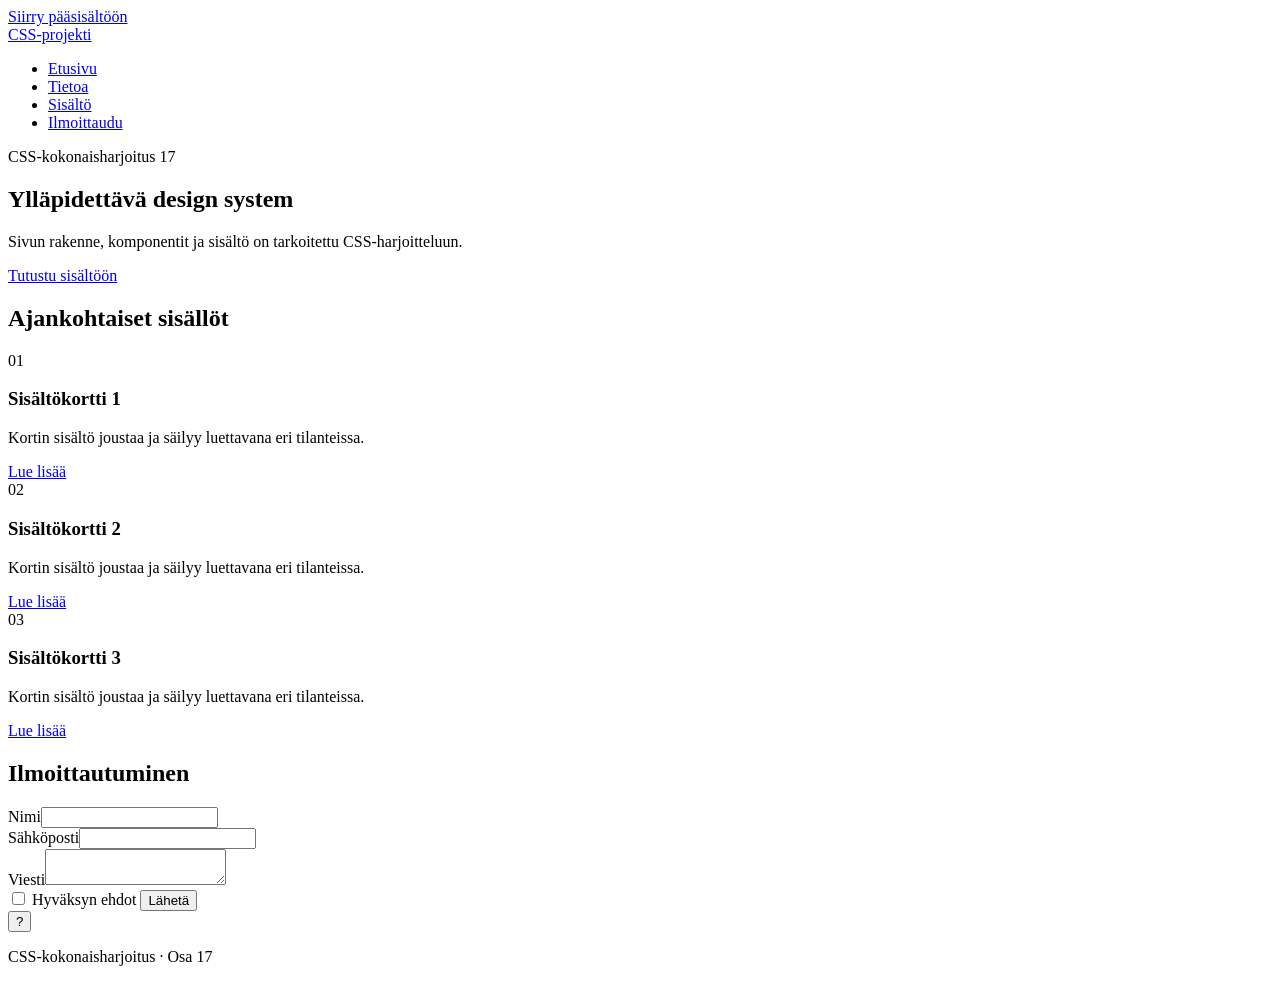
<file: CSS-aloitustiedostot-Osat1-20/CSS-aloitustiedostot-Osat1-20/osa17-css-kokonaisharjoitus/index.html>
<!DOCTYPE html>
<html lang="fi">
<head>
  <meta charset="UTF-8">
  <meta name="viewport" content="width=device-width, initial-scale=1.0">
  <title>Ylläpidettävä design system</title>
  <link rel="stylesheet" href="css/styles.css">
</head>
<body>
  <a class="skip-link" href="#main-content">Siirry pääsisältöön</a>
  <header class="site-header" id="top">
    <a class="brand" href="index.html">CSS-projekti</a>
    <nav aria-label="Päänavigaatio">
      <ul class="nav-list">
        <li><a href="index.html" aria-current="page">Etusivu</a></li>
        <li><a href="pages/tietoa.html">Tietoa</a></li>
        <li><a href="#cards">Sisältö</a></li>
        <li><a href="#registration">Ilmoittaudu</a></li>
      </ul>
    </nav>
  </header>
  <main id="main-content">
    <section class="hero">
      <p class="eyebrow">CSS-kokonaisharjoitus 17</p>
      <h1>Ylläpidettävä design system</h1>
      <p class="hero__lead">Sivun rakenne, komponentit ja sisältö on tarkoitettu CSS-harjoitteluun.</p>
      <a class="button button--primary" href="#cards">Tutustu sisältöön</a>
    </section>
    <section class="content-section" id="cards">
      <h2>Ajankohtaiset sisällöt</h2>
      <div class="card-list">
      <article class="card">
        <span class="card__badge">01</span>
        <h3 class="card__title">Sisältökortti 1</h3>
        <p class="card__text">Kortin sisältö joustaa ja säilyy luettavana eri tilanteissa.</p>
        <a class="button" href="#">Lue lisää</a>
      </article>
      <article class="card card--featured">
        <span class="card__badge">02</span>
        <h3 class="card__title">Sisältökortti 2</h3>
        <p class="card__text">Kortin sisältö joustaa ja säilyy luettavana eri tilanteissa.</p>
        <a class="button" href="#">Lue lisää</a>
      </article>
      <article class="card">
        <span class="card__badge">03</span>
        <h3 class="card__title">Sisältökortti 3</h3>
        <p class="card__text">Kortin sisältö joustaa ja säilyy luettavana eri tilanteissa.</p>
        <a class="button" href="#">Lue lisää</a>
      </article>
      </div>
    </section>
    <section class="registration" id="registration">
      <h2>Ilmoittautuminen</h2>
      <form class="form" action="#" method="post">
        <div class="form__row">
          <div class="field"><label for="name">Nimi</label><input id="name" name="name" required></div>
          <div class="field"><label for="email">Sähköposti</label><input id="email" name="email" type="email" required></div>
        </div>
        <div class="field"><label for="message">Viesti</label><textarea id="message" name="message"></textarea></div>
        <label class="check"><input name="terms" type="checkbox" required> Hyväksyn ehdot</label>
        <button class="button button--primary" type="submit">Lähetä</button>
      </form>
    </section>
  </main>
  <button class="help-button" type="button" aria-label="Avaa ohje">?</button>
  <footer class="site-footer"><p>CSS-kokonaisharjoitus · Osa 17</p></footer>
</body>
</html>
</file>
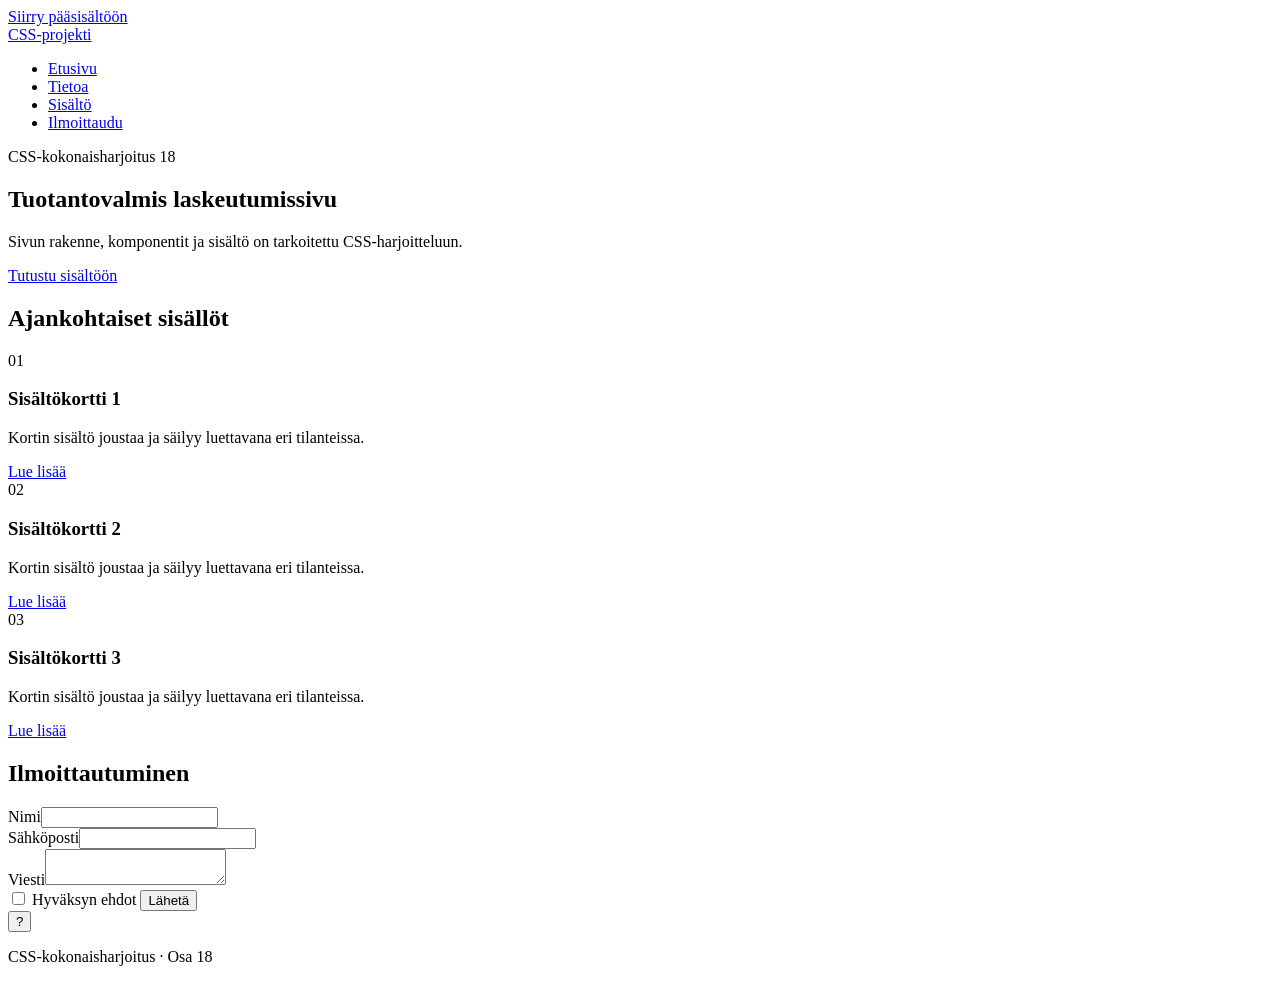
<file: CSS-aloitustiedostot-Osat1-20/CSS-aloitustiedostot-Osat1-20/osa18-css-kokonaisharjoitus/index.html>
<!DOCTYPE html>
<html lang="fi">
<head>
  <meta charset="UTF-8">
  <meta name="viewport" content="width=device-width, initial-scale=1.0">
  <title>Tuotantovalmis laskeutumissivu</title>
  <link rel="stylesheet" href="css/styles.css">
</head>
<body>
  <a class="skip-link" href="#main-content">Siirry pääsisältöön</a>
  <header class="site-header" id="top">
    <a class="brand" href="index.html">CSS-projekti</a>
    <nav aria-label="Päänavigaatio">
      <ul class="nav-list">
        <li><a href="index.html" aria-current="page">Etusivu</a></li>
        <li><a href="pages/tietoa.html">Tietoa</a></li>
        <li><a href="#cards">Sisältö</a></li>
        <li><a href="#registration">Ilmoittaudu</a></li>
      </ul>
    </nav>
  </header>
  <main id="main-content">
    <section class="hero">
      <p class="eyebrow">CSS-kokonaisharjoitus 18</p>
      <h1>Tuotantovalmis laskeutumissivu</h1>
      <p class="hero__lead">Sivun rakenne, komponentit ja sisältö on tarkoitettu CSS-harjoitteluun.</p>
      <a class="button button--primary" href="#cards">Tutustu sisältöön</a>
    </section>
    <section class="content-section" id="cards">
      <h2>Ajankohtaiset sisällöt</h2>
      <div class="card-list">
      <article class="card">
        <span class="card__badge">01</span>
        <h3 class="card__title">Sisältökortti 1</h3>
        <p class="card__text">Kortin sisältö joustaa ja säilyy luettavana eri tilanteissa.</p>
        <a class="button" href="#">Lue lisää</a>
      </article>
      <article class="card card--featured">
        <span class="card__badge">02</span>
        <h3 class="card__title">Sisältökortti 2</h3>
        <p class="card__text">Kortin sisältö joustaa ja säilyy luettavana eri tilanteissa.</p>
        <a class="button" href="#">Lue lisää</a>
      </article>
      <article class="card">
        <span class="card__badge">03</span>
        <h3 class="card__title">Sisältökortti 3</h3>
        <p class="card__text">Kortin sisältö joustaa ja säilyy luettavana eri tilanteissa.</p>
        <a class="button" href="#">Lue lisää</a>
      </article>
      </div>
    </section>
    <section class="registration" id="registration">
      <h2>Ilmoittautuminen</h2>
      <form class="form" action="#" method="post">
        <div class="form__row">
          <div class="field"><label for="name">Nimi</label><input id="name" name="name" required></div>
          <div class="field"><label for="email">Sähköposti</label><input id="email" name="email" type="email" required></div>
        </div>
        <div class="field"><label for="message">Viesti</label><textarea id="message" name="message"></textarea></div>
        <label class="check"><input name="terms" type="checkbox" required> Hyväksyn ehdot</label>
        <button class="button button--primary" type="submit">Lähetä</button>
      </form>
    </section>
  </main>
  <button class="help-button" type="button" aria-label="Avaa ohje">?</button>
  <footer class="site-footer"><p>CSS-kokonaisharjoitus · Osa 18</p></footer>
</body>
</html>
</file>
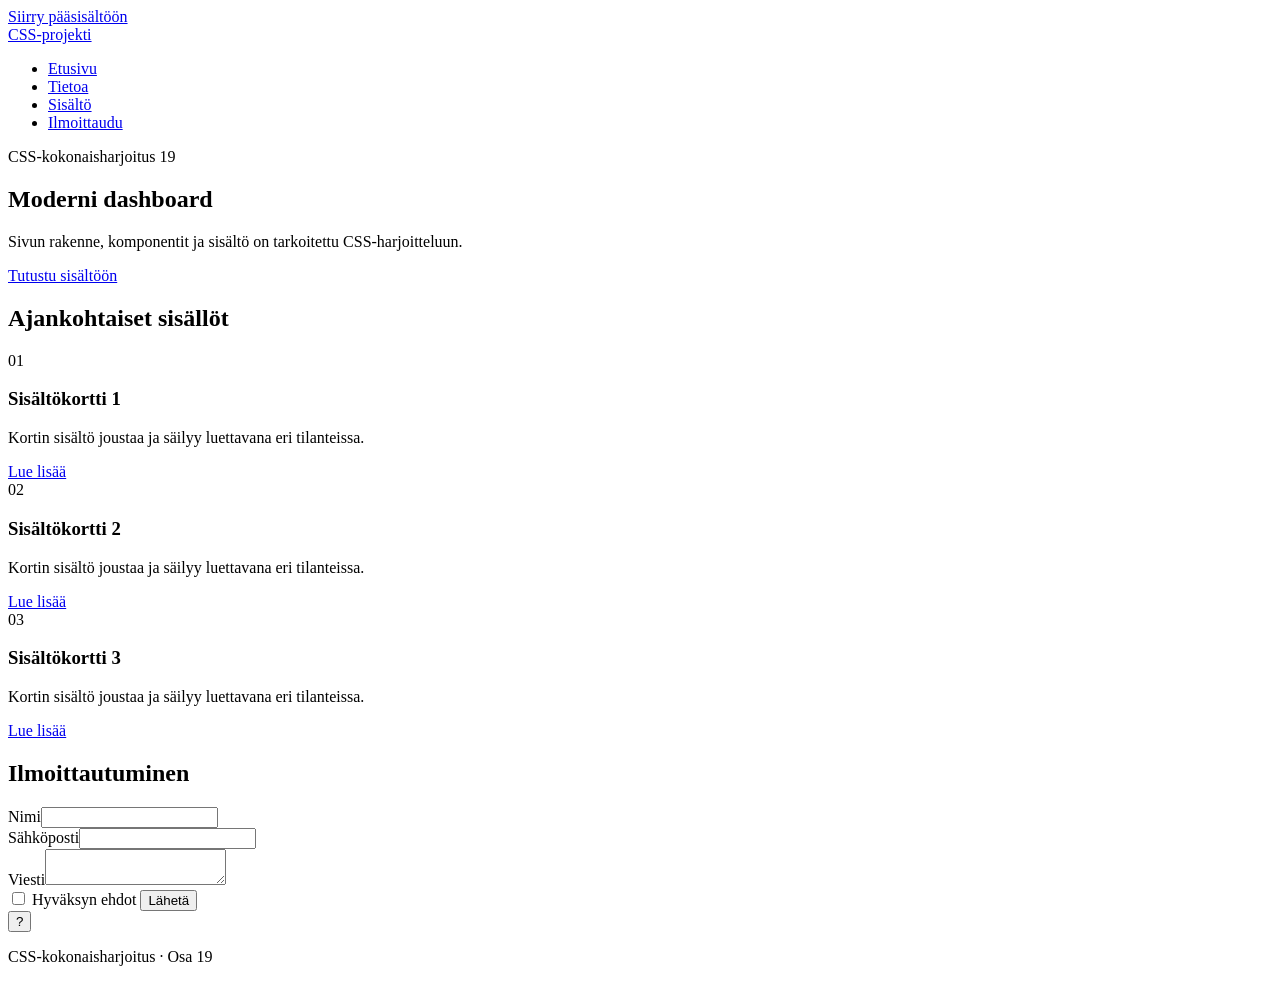
<file: CSS-aloitustiedostot-Osat1-20/CSS-aloitustiedostot-Osat1-20/osa19-css-kokonaisharjoitus/index.html>
<!DOCTYPE html>
<html lang="fi">
<head>
  <meta charset="UTF-8">
  <meta name="viewport" content="width=device-width, initial-scale=1.0">
  <title>Moderni dashboard</title>
  <link rel="stylesheet" href="css/styles.css">
</head>
<body>
  <a class="skip-link" href="#main-content">Siirry pääsisältöön</a>
  <header class="site-header" id="top">
    <a class="brand" href="index.html">CSS-projekti</a>
    <nav aria-label="Päänavigaatio">
      <ul class="nav-list">
        <li><a href="index.html" aria-current="page">Etusivu</a></li>
        <li><a href="pages/tietoa.html">Tietoa</a></li>
        <li><a href="#cards">Sisältö</a></li>
        <li><a href="#registration">Ilmoittaudu</a></li>
      </ul>
    </nav>
  </header>
  <main id="main-content">
    <section class="hero">
      <p class="eyebrow">CSS-kokonaisharjoitus 19</p>
      <h1>Moderni dashboard</h1>
      <p class="hero__lead">Sivun rakenne, komponentit ja sisältö on tarkoitettu CSS-harjoitteluun.</p>
      <a class="button button--primary" href="#cards">Tutustu sisältöön</a>
    </section>
    <section class="content-section" id="cards">
      <h2>Ajankohtaiset sisällöt</h2>
      <div class="card-list">
      <article class="card">
        <span class="card__badge">01</span>
        <h3 class="card__title">Sisältökortti 1</h3>
        <p class="card__text">Kortin sisältö joustaa ja säilyy luettavana eri tilanteissa.</p>
        <a class="button" href="#">Lue lisää</a>
      </article>
      <article class="card card--featured">
        <span class="card__badge">02</span>
        <h3 class="card__title">Sisältökortti 2</h3>
        <p class="card__text">Kortin sisältö joustaa ja säilyy luettavana eri tilanteissa.</p>
        <a class="button" href="#">Lue lisää</a>
      </article>
      <article class="card">
        <span class="card__badge">03</span>
        <h3 class="card__title">Sisältökortti 3</h3>
        <p class="card__text">Kortin sisältö joustaa ja säilyy luettavana eri tilanteissa.</p>
        <a class="button" href="#">Lue lisää</a>
      </article>
      </div>
    </section>
    <section class="registration" id="registration">
      <h2>Ilmoittautuminen</h2>
      <form class="form" action="#" method="post">
        <div class="form__row">
          <div class="field"><label for="name">Nimi</label><input id="name" name="name" required></div>
          <div class="field"><label for="email">Sähköposti</label><input id="email" name="email" type="email" required></div>
        </div>
        <div class="field"><label for="message">Viesti</label><textarea id="message" name="message"></textarea></div>
        <label class="check"><input name="terms" type="checkbox" required> Hyväksyn ehdot</label>
        <button class="button button--primary" type="submit">Lähetä</button>
      </form>
    </section>
  </main>
  <button class="help-button" type="button" aria-label="Avaa ohje">?</button>
  <footer class="site-footer"><p>CSS-kokonaisharjoitus · Osa 19</p></footer>
</body>
</html>
</file>
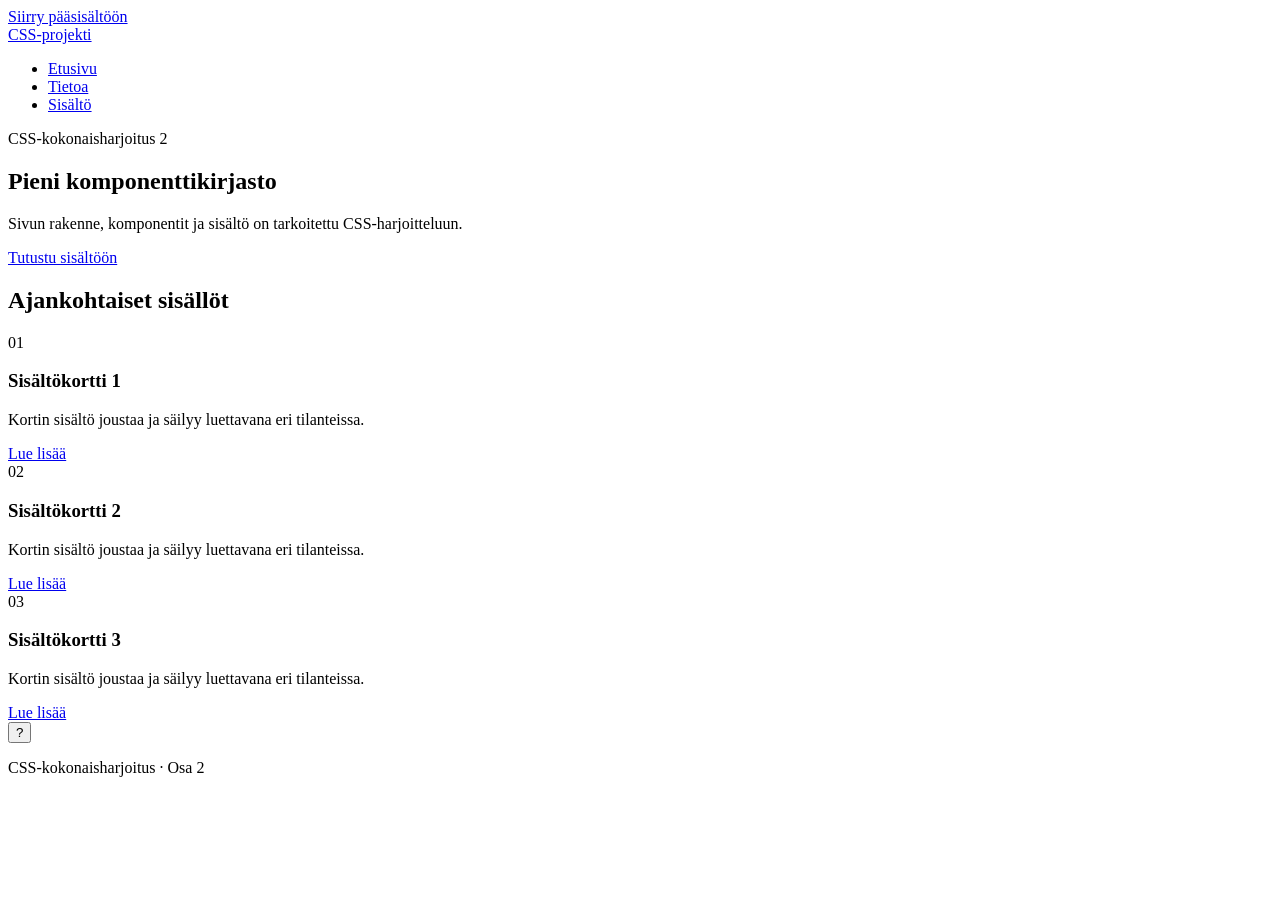
<file: CSS-aloitustiedostot-Osat1-20/CSS-aloitustiedostot-Osat1-20/osa2-css-kokonaisharjoitus/index.html>
<!DOCTYPE html>
<html lang="fi">
<head>
  <meta charset="UTF-8">
  <meta name="viewport" content="width=device-width, initial-scale=1.0">
  <title>Pieni komponenttikirjasto</title>
  <link rel="stylesheet" href="css/styles.css">
</head>
<body>
  <a class="skip-link" href="#main-content">Siirry pääsisältöön</a>
  <header class="site-header" id="top">
    <a class="brand" href="index.html">CSS-projekti</a>
    <nav aria-label="Päänavigaatio">
      <ul class="nav-list">
        <li><a href="index.html" aria-current="page">Etusivu</a></li>
        <li><a href="pages/tietoa.html">Tietoa</a></li>
        <li><a href="#cards">Sisältö</a></li>
        
      </ul>
    </nav>
  </header>
  <main id="main-content">
    <section class="hero">
      <p class="eyebrow">CSS-kokonaisharjoitus 2</p>
      <h1>Pieni komponenttikirjasto</h1>
      <p class="hero__lead">Sivun rakenne, komponentit ja sisältö on tarkoitettu CSS-harjoitteluun.</p>
      <a class="button button--primary" href="#cards">Tutustu sisältöön</a>
    </section>
    <section class="content-section" id="cards">
      <h2>Ajankohtaiset sisällöt</h2>
      <div class="card-list">
      <article class="card">
        <span class="card__badge">01</span>
        <h3 class="card__title">Sisältökortti 1</h3>
        <p class="card__text">Kortin sisältö joustaa ja säilyy luettavana eri tilanteissa.</p>
        <a class="button" href="#">Lue lisää</a>
      </article>
      <article class="card card--featured">
        <span class="card__badge">02</span>
        <h3 class="card__title">Sisältökortti 2</h3>
        <p class="card__text">Kortin sisältö joustaa ja säilyy luettavana eri tilanteissa.</p>
        <a class="button" href="#">Lue lisää</a>
      </article>
      <article class="card">
        <span class="card__badge">03</span>
        <h3 class="card__title">Sisältökortti 3</h3>
        <p class="card__text">Kortin sisältö joustaa ja säilyy luettavana eri tilanteissa.</p>
        <a class="button" href="#">Lue lisää</a>
      </article>
      </div>
    </section>
  </main>
  <button class="help-button" type="button" aria-label="Avaa ohje">?</button>
  <footer class="site-footer"><p>CSS-kokonaisharjoitus · Osa 2</p></footer>
</body>
</html>
</file>
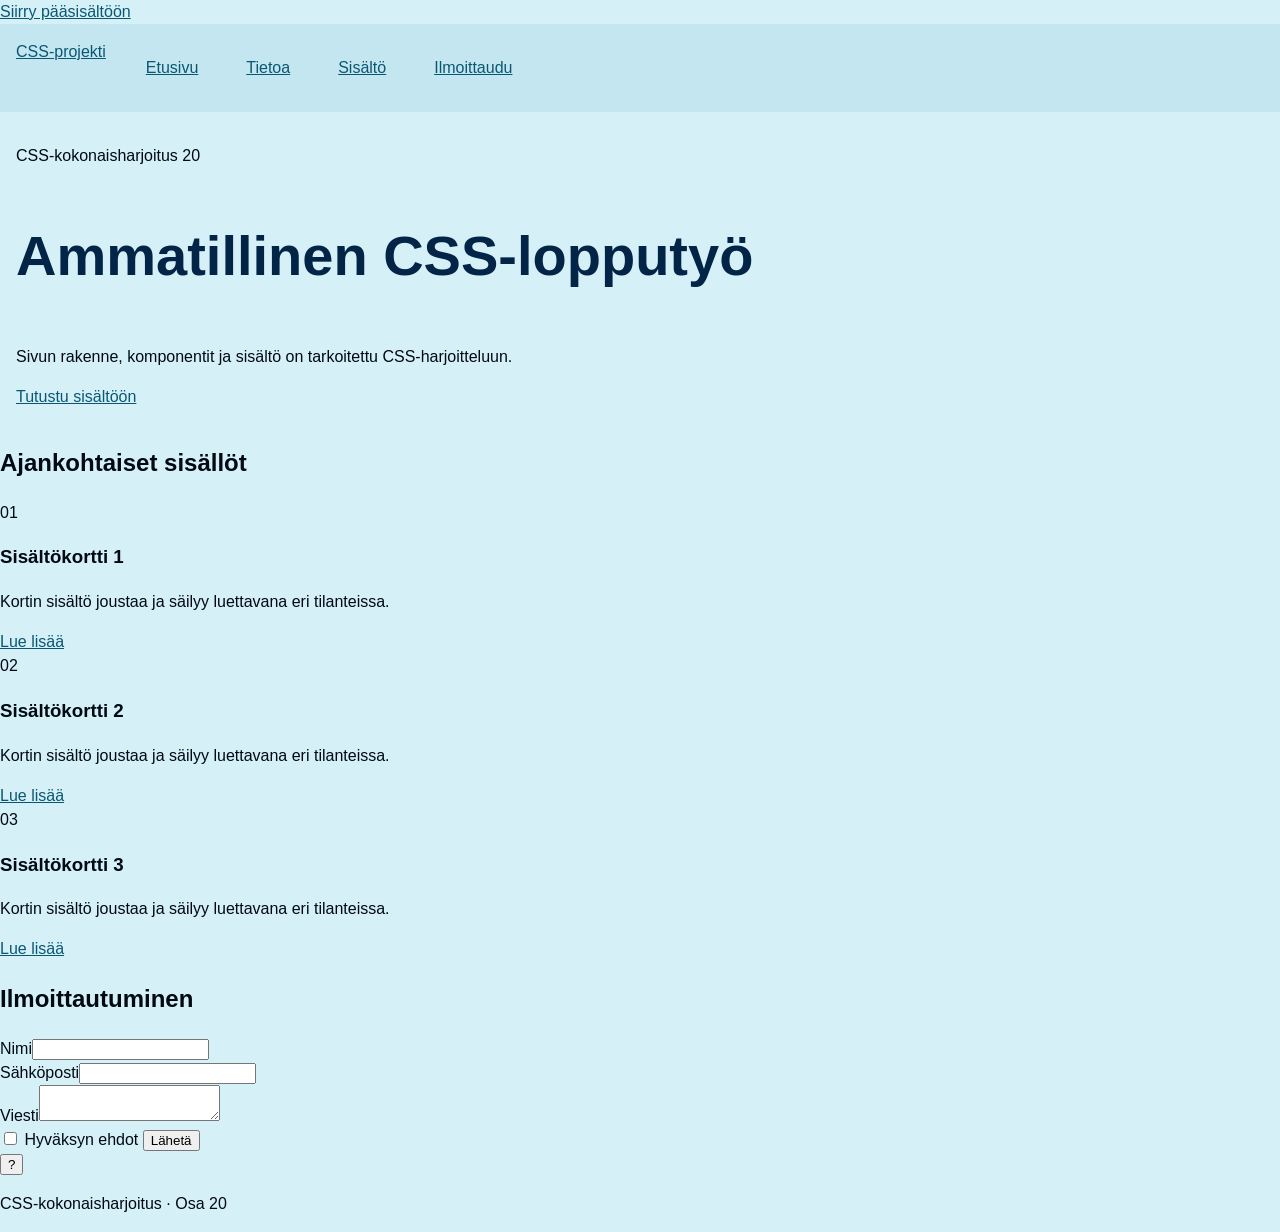
<file: CSS-aloitustiedostot-Osat1-20/CSS-aloitustiedostot-Osat1-20/osa20-css-kokonaisharjoitus/index.html>
<!DOCTYPE html>
<html lang="fi">
<head>
  <meta charset="UTF-8">
  <meta name="viewport" content="width=device-width, initial-scale=1.0">
  <title>Ammatillinen CSS-lopputyö</title>
  <link rel="stylesheet" href="css/styles.css">
</head>
<body>
  <a class="skip-link" href="#main-content">Siirry pääsisältöön</a>
  <header class="site-header" id="top">
    <a class="brand" href="index.html">CSS-projekti</a>
    <nav aria-label="Päänavigaatio">
      <ul class="nav-list">
        <li><a href="index.html" aria-current="page">Etusivu</a></li>
        <li><a href="pages/tietoa.html">Tietoa</a></li>
        <li><a href="#cards">Sisältö</a></li>
        <li><a href="#registration">Ilmoittaudu</a></li>
      </ul>
    </nav>
  </header>
  <main id="main-content">
    <section class="hero">
      <p class="eyebrow">CSS-kokonaisharjoitus 20</p>
      <h1>Ammatillinen CSS-lopputyö</h1>
      <p class="hero__lead">Sivun rakenne, komponentit ja sisältö on tarkoitettu CSS-harjoitteluun.</p>
      <a class="button button--primary" href="#cards">Tutustu sisältöön</a>
    </section>
    <section class="content-section" id="cards">
      <h2>Ajankohtaiset sisällöt</h2>
      <div class="card-list">
      <article class="card">
        <span class="card__badge">01</span>
        <h3 class="card__title">Sisältökortti 1</h3>
        <p class="card__text">Kortin sisältö joustaa ja säilyy luettavana eri tilanteissa.</p>
        <a class="button" href="#">Lue lisää</a>
      </article>
      <article class="card card--featured">
        <span class="card__badge">02</span>
        <h3 class="card__title">Sisältökortti 2</h3>
        <p class="card__text">Kortin sisältö joustaa ja säilyy luettavana eri tilanteissa.</p>
        <a class="button" href="#">Lue lisää</a>
      </article>
      <article class="card">
        <span class="card__badge">03</span>
        <h3 class="card__title">Sisältökortti 3</h3>
        <p class="card__text">Kortin sisältö joustaa ja säilyy luettavana eri tilanteissa.</p>
        <a class="button" href="#">Lue lisää</a>
      </article>
      </div>
    </section>
    <section class="registration" id="registration">
      <h2>Ilmoittautuminen</h2>
      <form class="form" action="#" method="post">
        <div class="form__row">
          <div class="field"><label for="name">Nimi</label><input id="name" name="name" required></div>
          <div class="field"><label for="email">Sähköposti</label><input id="email" name="email" type="email" required></div>
        </div>
        <div class="field"><label for="message">Viesti</label><textarea id="message" name="message"></textarea></div>
        <label class="check"><input name="terms" type="checkbox" required> Hyväksyn ehdot</label>
        <button class="button button--primary" type="submit">Lähetä</button>
      </form>
    </section>
  </main>
  <button class="help-button" type="button" aria-label="Avaa ohje">?</button>
  <footer class="site-footer"><p>CSS-kokonaisharjoitus · Osa 20</p></footer>
</body>
</html>
</file>
<file: CSS-kokonaisharjoitukset-Osat1-20/CSS-kokonaisharjoitukset-Osat1-20/css/harjoitukset.css>
:root{color-scheme:dark;--bg:#080b16;--panel:#11162a;--panel2:#191f3d;--text:#f1f5ff;--muted:#b8c1df;--line:#30385f;--violet:#8b5cf6;--cyan:#22d3ee;--green:#34d399;--code:#080c19}
*{box-sizing:border-box}html{scroll-behavior:smooth}body{margin:0;font-family:Aptos,Inter,system-ui,sans-serif;font-size:16px;line-height:1.65;color:var(--text);background:radial-gradient(circle at 88% 0,#291652 0,transparent 30rem),var(--bg)}a{color:#a5efff}.skip{position:absolute;left:-9999px;top:1rem;padding:.7rem 1rem;background:white;color:black;z-index:20}.skip:focus{left:1rem}.wrap{width:min(1080px,calc(100% - 2rem));margin-inline:auto}.hero{padding:3.5rem 0 2.4rem;border-bottom:1px solid var(--line)}.eyebrow{color:var(--cyan);text-transform:uppercase;letter-spacing:.13em;font-weight:800;font-size:.8rem}h1{font-family:"Aptos Display",Aptos,system-ui,sans-serif;font-size:clamp(2rem,6vw,4rem);line-height:1.04;margin:.3rem 0 .7rem}h2{font-family:"Aptos Display",Aptos,system-ui,sans-serif;font-size:24px;margin:0 0 .7rem}h3{margin:0 0 .35rem}.lead{max-width:76ch;color:var(--muted);font-size:1.08rem}.badges{display:flex;flex-wrap:wrap;gap:.55rem;margin-top:1.2rem}.badge{padding:.3rem .65rem;border:1px solid #4b5688;border-radius:999px;background:#151b34}.top{position:sticky;top:0;z-index:8;padding:.75rem 0;border-bottom:1px solid var(--line);background:rgb(8 11 22/.86);backdrop-filter:blur(12px)}.top .wrap{display:flex;justify-content:space-between;gap:1rem}.top a{text-decoration:none}main{padding:2rem 0 4rem}.card,details.answer{margin:1rem 0;padding:1.3rem;border:1px solid var(--line);border-radius:18px;background:linear-gradient(145deg,var(--panel),#0c1122);box-shadow:0 18px 50px rgb(0 0 0/.18)}.callout{padding:.85rem 1rem;border-left:4px solid var(--green);border-radius:0 10px 10px 0;background:#10241e}.steps>li,.requirements>li{margin:.55rem 0}.table-wrap{overflow-x:auto}table{width:100%;border-collapse:collapse;margin-top:1rem}th,td{padding:.72rem;border:1px solid var(--line);text-align:left;vertical-align:top}th{background:#20264a}tr:nth-child(even) td{background:#10152a}code{font-family:Consolas,"SFMono-Regular",monospace;font-size:16px;color:#decfff}pre{overflow:auto;padding:1rem;border:1px solid #303b69;border-radius:12px;background:var(--code);line-height:1.5;tab-size:2}pre code{color:#dce7ff}summary{cursor:pointer;font-weight:800;font-size:1.05rem}summary::marker{color:var(--cyan)}.warning{color:#ffe5a5}.done{display:grid;grid-template-columns:repeat(auto-fit,minmax(230px,1fr));gap:.55rem;padding:0;list-style:none}.done li{padding:.8rem;border:1px solid #28504c;border-radius:10px;background:#101b24}.cards{display:grid;grid-template-columns:repeat(auto-fit,minmax(245px,1fr));gap:1rem}.index-card{display:block;padding:1rem;border:1px solid var(--line);border-radius:16px;background:var(--panel);color:var(--text);text-decoration:none;transition:transform .16s,border-color .16s}.index-card:hover,.index-card:focus-visible{transform:translateY(-3px);border-color:var(--violet)}.index-card strong{display:block;margin:.25rem 0;font-size:1.08rem}.index-card span{color:var(--muted)}footer.page{padding:1.5rem 0 3rem;border-top:1px solid var(--line);color:var(--muted)}@media(max-width:650px){.top .wrap{align-items:flex-start;flex-direction:column}th,td{padding:.55rem}}
</file>
<file: osa-14-harjoitus/css-osa14-harjoitus/styles.css>
/*
  HARJOITUKSEN ALOITUSTIEDOSTO
  ---------------------------
  Tässä CSS:ssä toistetaan tarkoituksella samoja arvoja.

  Tehtävä:
  1. Etsi toistuvat värit, välit ja pyöristykset.
  2. Luo :rootiin semanttiset tokenit ja korvaa toistuvat arvot var()-kutsuilla.
  3. Lisää tumma teema vaihtamalla vain tokenien arvoja.
  4. Haaste: tee typografia ja section-spacing fluidiksi clamp()-funktiolla.

  Älä muuta HTML:ää ensimmäisiä kolmea vaihetta varten.
*/

:root {
  --background: #7c3aed;
  --alt-background: #ffffff;
  --text: #1e293b;
  --alt-text: #475569;
  --border: #e2e8f0;
  --box-shadow:rgb(15 23 42 / 0.08);
  --badge-text: #6d28d9;
}

* {
  box-sizing: border-box;
}

body {
  margin: 0;
  font-family: system-ui, -apple-system, BlinkMacSystemFont, "Segoe UI", sans-serif;
  background: var(--background);
  color: var(--text);
  line-height: 1.6;
}

.container {
  width: min(100% - 2rem, 70rem);
  margin-inline: auto;
}

.hero {
  background: var(--background);
  color: var(--alt-background);
  padding: 4rem 1rem;
}

.hero h1 {
  margin: 0 0 1rem;
  font-size: 3rem;
  line-height: 1.1;
}

.eyebrow {
  margin: 0 0 0.5rem;
  font-weight: 700;
  text-transform: uppercase;
  letter-spacing: 0.08em;
}

.lead {
  max-width: 48rem;
  margin: 0;
  font-size: 1.15rem;
}

.intro {
  padding: 4rem 0 2rem;
}

.intro h2,
.notice h2 {
  margin-top: 0;
  color: var(--alt-background);
}

.cards {
  display: grid;
  grid-template-columns: repeat(auto-fit, minmax(15rem, 1fr));
  gap: 1rem;
  padding: 2rem 0 4rem;
}

.card {
  background: var(--alt-background);
  border: 1px solid var(--border);
  border-radius: 0.75rem;
  padding: 1.5rem;
  box-shadow: 0 8px 24px var(--box-shadow);
}

.card h2 {
  margin: 1rem 0 0.5rem;
  color: var(--text);
}

.card p {
  margin: 0 0 1.5rem;
  color: var(--alt-text);
}

.card--important {
  border: 2px solid var(--background);
}

.badge {
  display: inline-block;
  background: var(--border);
  color: var(--badge-text);
  border-radius: 999px;
  padding: 0.5rem 1rem;
  font-size: 0.85rem;
  font-weight: 700;
}

.button {
  display: inline-block;
  background: var(--background);
  color: var(--alt-background);
  border-radius: 0.75rem;
  padding: 0.5rem 1rem;
  text-decoration: none;
  font-weight: 700;
}

.button:hover {
  background: var(--badge-text);
}

.button--accent {
  background: #dc2626;
}

.button--accent:hover {
  background: #b91c1c;
}

.notice {
  margin-bottom: 4rem;
  background: var(--alt-background);
  border-left: 5px solid var(--background);
  border-radius: 0.75rem;
  padding: 1.5rem;
  box-shadow: 0 8px 24px var(--box-shadow);
}

.notice p {
  margin-bottom: 0;
  color: var(--alt-text);
}

footer {
  background: var(--text);
  color: var(--alt-background);
  padding: 2rem 1rem;
  text-align: center;
}
</file>
<file: CSS-aloitustiedostot-Osat1-20/CSS-aloitustiedostot-Osat1-20/osa1-css-kokonaisharjoitus/css/styles.css>
/* CSS-kokonaisharjoitus, osa 1 */

/* Aloita CSS:n kirjoittaminen tämän kommentin alta. */

body {
  margin: 0;
  font-family: 'Courier New', Courier, monospace;
  font-size: 18px;
  line-height: 1.5em;
  color: aliceblue;
  background-color: rgb(19, 19, 44);
}

h1,
h2,
h3 {
  color: rgb(128, 174, 214);
}

a {
  color: rgb(167, 114, 216);
}

.site-header,
.main,
.site-footer {
  max-width: 95%;
  display: block;
  align-items: center;
  margin: 2rem;
}

.card {
  display: inline-block;
  margin: 1rem;
  padding: 1rem;
  background-color: rgb(29, 29, 66);
  border: solid 0.2rem rgb(167, 114, 216);
  border-radius: 1rem;
}

#top {
  border-bottom: solid 0.3rem rgb(167, 114, 216);
}

.button {
  padding: 0.5rem;
  background-color: rgb(29, 29, 66);
  border: solid 0.2rem rgb(128, 174, 214);
  border-radius: 1rem;
  text-decoration: none;
}

.hero {
  margin: 1rem;
  padding: 1rem;
  border-bottom: solid 0.2rem rgb(29, 29, 66);
}
</file>
<file: CSS-aloitustiedostot-Osat1-20/CSS-aloitustiedostot-Osat1-20/osa10-css-kokonaisharjoitus/css/styles.css>
/* CSS-kokonaisharjoitus, osa 10 */

/* Aloita CSS:n kirjoittaminen tämän kommentin alta. */


:root {
    --background-primary: rgb(8, 15, 44);
    --background-secondary: rgb(10, 25, 70);
    --text-primary: rgb(226, 227, 245);
    --text-secondary: rgb(170, 199, 243);
    --border: rgb(31, 43, 77);
    --link: rgb(114, 140, 214);
}

/* osa 1 */

body {
    margin: 0;
    color: var(--text-primary);
    background-color: var(--background-primary);
}

h1, h2, h3 {
    color: var(--text-secondary);
}

a {
    color: var(--link);
}

.site-header, main, .site-footer {
    max-width: 72rem;
    margin: 0 auto;
    padding: 2rem;
}

.card {
    margin-block: 2rem;
    padding: 1rem;
    background-color:var(--background-secondary);
    border: 2px solid var(--border);
    border-radius:  10px;
}

#top {
    border-bottom: 4px solid var(--border);
}

.button {
    padding: .5rem 1rem;
    background-color: var(--background-primary);
    border: 2px solid var(--border);
    border-radius: 10px;
    text-decoration: none;
}

/* osa 2 */

.card__title {
    margin-top: .25rem;
}

.button:hover {
    background-color: var(--background-secondary);
}


/* osa 3 */

img {
    max-width: 100%;
    height: auto;
}

.hero, .content-section {
    min-width: calc(100% - 3rem, 68rem);
    margin-inline: auto;
}

.card {
    min-width: 14rem;
    max-width: 32rem;
    overflow-wrap: anywhere;
}

.card__text {
    max-height: 12rem;
    overflow: auto;
}




/* osa 4 */

.brand, .button {
    display: inline-block;
}

.nav-list {
    padding: .5rem;
    list-style-type: none;
}
.nav-list li {
    display: inline-block;
    margin-inline-start: auto;
    margin-inline-end: 1rem;
}

.content-section {
    display: flow-root;
}

[hidden] {
    display: none;
}

.is-transparent {
    opacity: 0;
}


/* osa 5 */

.site-header {
    position: sticky;
    top: 0;
    z-index: 10;
}

.card {
    position: relative;
}

.card__badge {
    position: absolute;
    inset: .5rem 1rem auto auto;
}

.help-button {
    position: fixed;
    right: 1.5rem;
    bottom: 1rem;
    z-index: 15;
    width: 3rem;
    height: 3rem;
    border-radius: 50%;
    background-color: rgb(100, 243, 195);
}


/* osa 6 */

.site-header, .nav-list {
    display: flex;
    align-items: center;
    gap: 1.5rem;
}

.site-header {
    justify-content: space-between;
}

.nav-list {
    flex-wrap: wrap;
}

.card-list {
    display: flex;
    flex-wrap: wrap;
    gap: 1.2;
}

.card {
    display: flex;
    flex: 1 1 16rem;
    flex-direction: column;
}

.card .button {
    margin-top: auto;
    align-self: flex-start;
}


/* osa 7 */



/* osa 8 */

@media (min-width: 320px) {
    .card-list {
        justify-content: center;
        flex-direction: column;
    }
}

@media (min-width: 768px) {
    .site-header {
        align-items: flex-start;
        flex-direction: column;
    }

}

@media (min-width: 1090px) {
    .card-list {
        flex-direction: row;
    }
}

@media ( min-width: 1440px) {

}


/* osa 9 - värit, taustat, gradientit */

/* tehty saavutettava värijärjestelmä. */

nav{
    background: var(--background-primary);
}

/* osa 10 - typografia */

body {
    font-family: 'Franklin Gothic Medium', 'Arial Narrow', Arial, sans-serif;
    line-height: 1.7;
}

h1 {
    font-size: clamp(2.3rem, 7vw, 5rem);
    letter-spacing: .1rem;
}

h2 {
    font-size: clamp(1.6rem, 4vw, 2.6rem);
    letter-spacing: .1rem;
}

p {
    max-width: 70ch;
}
</file>
<file: CSS-aloitustiedostot-Osat1-20/CSS-aloitustiedostot-Osat1-20/osa11-css-kokonaisharjoitus/css/styles.css>
/* CSS-kokonaisharjoitus, osa 11 */

/* Aloita CSS:n kirjoittaminen tämän kommentin alta. */

:root {
    --background-primary: rgb(8, 15, 44);
    --background-secondary: rgb(10, 25, 70);
    --text-primary: rgb(226, 227, 245);
    --text-secondary: rgb(170, 199, 243);
    --border: rgb(31, 43, 77);
    --link: rgb(114, 140, 214);
}

/* osa 1 */

body {
    margin: 0;
    color: var(--text-primary);
    background-color: var(--background-primary);
}

h1, h2, h3 {
    color: var(--text-secondary);
}

a {
    color: var(--link);
}

.site-header, main, .site-footer {
    max-width: 72rem;
    margin: 0 auto;
    padding: 2rem;
}

.card {
    margin-block: 2rem;
    padding: 1rem;
    background-color:var(--background-secondary);
    border: 2px solid var(--border);
    border-radius:  10px;
}

#top {
    border-bottom: 4px solid var(--border);
}

.button {
    padding: .5rem 1rem;
    background-color: var(--background-primary);
    border: 2px solid var(--border);
    border-radius: 10px;
    text-decoration: none;
}

/* osa 2 */

.card__title {
    margin-top: .25rem;
}

.button:hover {
    background-color: var(--background-secondary);
}


/* osa 3 */

img {
    max-width: 100%;
    height: auto;
}

.hero, .content-section {
    min-width: calc(100% - 3rem, 68rem);
    margin-inline: auto;
}

.card {
    min-width: 14rem;
    max-width: 32rem;
    overflow-wrap: anywhere;
}

.card__text {
    max-height: 12rem;
    overflow: auto;
}




/* osa 4 */

.brand, .button {
    display: inline-block;
}

.nav-list {
    padding: .5rem;
    list-style-type: none;
}
.nav-list li {
    display: inline-block;
    margin-inline-start: auto;
    margin-inline-end: 1rem;
}

.content-section {
    display: flow-root;
}

[hidden] {
    display: none;
}

.is-transparent {
    opacity: 0;
}


/* osa 5 */

.site-header {
    position: sticky;
    top: 0;
    z-index: 10;
}

.card {
    position: relative;
}

.card__badge {
    position: absolute;
    inset: .5rem 1rem auto auto;
}

.help-button {
    position: fixed;
    right: 1.5rem;
    bottom: 1rem;
    z-index: 15;
    width: 3rem;
    height: 3rem;
    border-radius: 50%;
    background-color: rgb(100, 243, 195);
}


/* osa 6 */

.site-header, .nav-list {
    display: flex;
    align-items: center;
    gap: 1.5rem;
}

.site-header {
    justify-content: space-between;
}

.nav-list {
    flex-wrap: wrap;
}

.card-list {
    display: flex;
    flex-wrap: wrap;
    gap: 1.2;
}

.card {
    display: flex;
    flex: 1 1 16rem;
    flex-direction: column;
}

.card .button {
    margin-top: auto;
    align-self: flex-start;
}


/* osa 7 */



/* osa 8 */

@media (min-width: 320px) {
    .card-list {
        justify-content: center;
        flex-direction: column;
    }
}

@media (min-width: 768px) {
    .site-header {
        align-items: flex-start;
        flex-direction: column;
    }

}

@media (min-width: 1090px) {
    .card-list {
        flex-direction: row;
    }
}

@media ( min-width: 1440px) {

}


/* osa 9 - värit, taustat, gradientit */

/* tehty saavutettava värijärjestelmä. */

nav{
    background: var(--background-primary);
}



/* osa 10 - typografia */

body {
    font-family: 'Franklin Gothic Medium', 'Arial Narrow', Arial, sans-serif;
    line-height: 1.7;
}

h1 {
    font-size: clamp(2.3rem, 7vw, 5rem);
    letter-spacing: .1rem;
}

h2 {
    font-size: clamp(1.6rem, 4vw, 2.6rem);
    letter-spacing: .1rem;
}

p {
    max-width: 70ch;
}


/* osa 11 - reunat, varjot, efektit */

/* border ja border-radius löytyy aikaisemmista osista */

.card {
    box-shadow: 0 16px 38px rgb(0, 0, 0);
}

.button:focus-visible {
    outline: 3px solid var(--link);
    outline-offset: 3px;
}

h1 {
    text-shadow: 0 4px 24px rgb(0, 0, 0 /.35);
}
</file>
<file: CSS-aloitustiedostot-Osat1-20/CSS-aloitustiedostot-Osat1-20/osa12-css-kokonaisharjoitus/css/styles.css>
/* CSS-kokonaisharjoitus, osa 12 */

/* Aloita CSS:n kirjoittaminen tämän kommentin alta. */

:root {
    --background-primary: rgb(8, 15, 44);
    --background-secondary: rgb(10, 25, 70);
    --text-primary: rgb(226, 227, 245);
    --text-secondary: rgb(170, 199, 243);
    --border: rgb(31, 43, 77);
    --link: rgb(114, 140, 214);
}

/* osa 1 */

body {
    margin: 0;
    color: var(--text-primary);
    background-color: var(--background-primary);
}

h1, h2, h3 {
    color: var(--text-secondary);
}

a {
    color: var(--link);
}

.site-header, main, .site-footer {
    max-width: 72rem;
    margin: 0 auto;
    padding: 2rem;
}

.card {
    margin-block: 2rem;
    padding: 1rem;
    background-color:var(--background-secondary);
    border: 2px solid var(--border);
    border-radius:  10px;
}

#top {
    border-bottom: 4px solid var(--border);
}

.button {
    padding: .5rem 1rem;
    background-color: var(--background-primary);
    border: 2px solid var(--border);
    border-radius: 10px;
    text-decoration: none;
}

/* osa 2 */

.card__title {
    margin-top: .25rem;
}

.button:hover {
    background-color: var(--background-secondary);
}


/* osa 3 */

img {
    max-width: 100%;
    height: auto;
}

.hero, .content-section {
    min-width: calc(100% - 3rem, 68rem);
    margin-inline: auto;
}

.card {
    min-width: 14rem;
    max-width: 32rem;
    overflow-wrap: anywhere;
}

.card__text {
    max-height: 12rem;
    overflow: auto;
}




/* osa 4 */

.brand, .button {
    display: inline-block;
}

.nav-list {
    padding: .5rem;
    list-style-type: none;
}
.nav-list li {
    display: inline-block;
    margin-inline-start: auto;
    margin-inline-end: 1rem;
}

.content-section {
    display: flow-root;
}

[hidden] {
    display: none;
}

.is-transparent {
    opacity: 0;
}


/* osa 5 */

.site-header {
    position: sticky;
    top: 0;
    z-index: 10;
}

.card {
    position: relative;
}

.card__badge {
    position: absolute;
    inset: .5rem 1rem auto auto;
}

.help-button {
    position: fixed;
    right: 1.5rem;
    bottom: 1rem;
    z-index: 15;
    width: 3rem;
    height: 3rem;
    border-radius: 50%;
    background-color: rgb(100, 243, 195);
}


/* osa 6 */

.site-header, .nav-list {
    display: flex;
    align-items: center;
    gap: 1.5rem;
}

.site-header {
    justify-content: space-between;
}

.nav-list {
    flex-wrap: wrap;
}

.card-list {
    display: flex;
    flex-wrap: wrap;
    gap: 1.2;
}

.card {
    display: flex;
    flex: 1 1 16rem;
    flex-direction: column;
}

.card .button {
    margin-top: auto;
    align-self: flex-start;
}


/* osa 7 */



/* osa 8 */

@media (min-width: 320px) {
    .card-list {
        justify-content: center;
        flex-direction: column;
    }
}

@media (min-width: 768px) {
    .site-header {
        align-items: flex-start;
        flex-direction: column;
    }

}

@media (min-width: 1090px) {
    .card-list {
        flex-direction: row;
    }
}

@media ( min-width: 1440px) {

}


/* osa 9 - värit, taustat, gradientit */

/* tehty saavutettava värijärjestelmä. */

nav{
    background: var(--background-primary);
}



/* osa 10 - typografia */

body {
    font-family: 'Franklin Gothic Medium', 'Arial Narrow', Arial, sans-serif;
    line-height: 1.7;
}

h1 {
    font-size: clamp(2.3rem, 7vw, 5rem);
    letter-spacing: .1rem;
}

h2 {
    font-size: clamp(1.6rem, 4vw, 2.6rem);
    letter-spacing: .1rem;
}

p {
    max-width: 70ch;
}


/* osa 11 - reunat, varjot, efektit */

/* border ja border-radius löytyy aikaisemmista osista */

.card {
    box-shadow: 0 16px 38px rgb(0, 0, 0);
}

.button:focus-visible {
    outline: 3px solid var(--link);
    outline-offset: 3px;
}

h1 {
    text-shadow: 0 4px 24px rgb(0, 0, 0 /.35);
}


/* osa 12 - transformit ja transitionit */


.button, .card {
    transition: transform 160ms ease, border-color 160ms ease, box-shadow 160ms ease;
}

.card:hover {
    transform: translateY(-5px) scale(1.015);

}


@media(prefers-reduced-motion: reduce) {
    .button, .card {
        transition: none;
        transform: none;
    }
}
</file>
<file: CSS-aloitustiedostot-Osat1-20/CSS-aloitustiedostot-Osat1-20/osa13-css-kokonaisharjoitus/css/styles.css>
/* CSS-kokonaisharjoitus, osa 13 */

/* Aloita CSS:n kirjoittaminen tämän kommentin alta. */

:root {
    --background-primary: rgb(8, 15, 44);
    --background-secondary: rgb(10, 25, 70);
    --text-primary: rgb(226, 227, 245);
    --text-secondary: rgb(170, 199, 243);
    --border: rgb(31, 43, 77);
    --link: rgb(114, 140, 214);
}

/* osa 1 */

body {
    margin: 0;
    color: var(--text-primary);
    background-color: var(--background-primary);
}

h1, h2, h3 {
    color: var(--text-secondary);
}

a {
    color: var(--link);
}

.site-header, main, .site-footer {
    max-width: 72rem;
    margin: 0 auto;
    padding: 2rem;
}

.card {
    margin-block: 2rem;
    padding: 1rem;
    background-color:var(--background-secondary);
    border: 2px solid var(--border);
    border-radius:  10px;
}

#top {
    border-bottom: 4px solid var(--border);
}

.button {
    padding: .5rem 1rem;
    background-color: var(--background-primary);
    border: 2px solid var(--border);
    border-radius: 10px;
    text-decoration: none;
}

/* osa 2 */

.card__title {
    margin-top: .25rem;
}

.button:hover {
    background-color: var(--background-secondary);
}


/* osa 3 */

img {
    max-width: 100%;
    height: auto;
}

.hero, .content-section {
    min-width: calc(100% - 3rem, 68rem);
    margin-inline: auto;
}

.card {
    min-width: 14rem;
    max-width: 32rem;
    overflow-wrap: anywhere;
}

.card__text {
    max-height: 12rem;
    overflow: auto;
}




/* osa 4 */

.brand, .button {
    display: inline-block;
}

.nav-list {
    padding: .5rem;
    list-style-type: none;
}
.nav-list li {
    display: inline-block;
    margin-inline-start: auto;
    margin-inline-end: 1rem;
}

.content-section {
    display: flow-root;
}

[hidden] {
    display: none;
}

.is-transparent {
    opacity: 0;
}


/* osa 5 */

.site-header {
    position: sticky;
    top: 0;
    z-index: 10;
}

.card {
    position: relative;
}

.card__badge {
    position: absolute;
    inset: .5rem 1rem auto auto;
}

.help-button {
    position: fixed;
    right: 1.5rem;
    bottom: 1rem;
    z-index: 15;
    width: 3rem;
    height: 3rem;
    border-radius: 50%;
    background-color: rgb(100, 243, 195);
}


/* osa 6 */

.site-header, .nav-list {
    display: flex;
    align-items: center;
    gap: 1.5rem;
}

.site-header {
    justify-content: space-between;
}

.nav-list {
    flex-wrap: wrap;
}

.card-list {
    display: flex;
    flex-wrap: wrap;
    gap: 1.2;
}

.card {
    display: flex;
    flex: 1 1 16rem;
    flex-direction: column;
}

.card .button {
    margin-top: auto;
    align-self: flex-start;
}


/* osa 7 */



/* osa 8 */

@media (min-width: 320px) {
    .card-list {
        justify-content: center;
        flex-direction: column;
    }
}

@media (min-width: 768px) {
    .site-header {
        align-items: flex-start;
        flex-direction: column;
    }

}

@media (min-width: 1090px) {
    .card-list {
        flex-direction: row;
    }
}

@media ( min-width: 1440px) {

}


/* osa 9 - värit, taustat, gradientit */

/* tehty saavutettava värijärjestelmä. */

nav{
    background: var(--background-primary);
}



/* osa 10 - typografia */

body {
    font-family: 'Franklin Gothic Medium', 'Arial Narrow', Arial, sans-serif;
    line-height: 1.7;
}

h1 {
    font-size: clamp(2.3rem, 7vw, 5rem);
    letter-spacing: .1rem;
}

h2 {
    font-size: clamp(1.6rem, 4vw, 2.6rem);
    letter-spacing: .1rem;
}

p {
    max-width: 70ch;
}


/* osa 11 - reunat, varjot, efektit */

/* border ja border-radius löytyy aikaisemmista osista */

.card {
    box-shadow: 0 16px 38px rgb(0, 0, 0);
}

.button:focus-visible {
    outline: 3px solid var(--link);
    outline-offset: 3px;
}

h1 {
    text-shadow: 0 4px 24px rgb(0, 0, 0 /.35);
}


/* osa 12 - transformit ja transitionit */


.button, .card {
    transition: transform 180ms ease, border-color 180ms ease, box-shadow 180ms ease;
}

.card:hover {
    transform: translateY(-5px) scale(1.015);

}


@media(prefers-reduced-motion: reduce) {
    .button, .card {
        transition: none;
        transform: none;
    }
}


/* osa 13 - animaatiot ja @keyframes */


@keyframes enter {
    from {
        opacity: 0;
        transform: translateY(1rem);
    }

    to {
        opacity: 1;
        transform: translateY(0);
    }
}

@keyframes pulse {
    0%, 100% {
        transform: scale(1);
    }
    50% {
        transform: scale(1.1);
    }
}

.card {
    animation: enter 500ms ease both;
}

.card:nth-child(2) {
    animation-delay: 100ms;
}

.card:nth-child(3) {
    animation-delay: 200ms;
}


.help-button {
    animation: pulse 1.8s ease-in-out 2;
}

@media (prefers-reduced-motion: reduce) {
    .card, .help-button {
        animation: none;
    }
}
</file>
<file: CSS-aloitustiedostot-Osat1-20/CSS-aloitustiedostot-Osat1-20/osa14-css-kokonaisharjoitus/css/styles.css>
/* CSS-kokonaisharjoitus, osa 14 */

/* Aloita CSS:n kirjoittaminen tämän kommentin alta. */

/*siistitty css-tiedosto ja yhdistetty saman elementti- tai class-valitsimen säännöt. muuttujat ja laskentafunktiot olen lisännyt jo aikaisemmissa osissa.*/

:root {
    --background-primary: rgb(8, 15, 44);
    --background-secondary: rgb(10, 25, 70);
    --text-primary: rgb(226, 227, 245);
    --text-secondary: rgb(170, 199, 243);
    --border: rgb(31, 43, 77);
    --link: rgb(114, 140, 214);
}

body {
    margin: 0;
    color: var(--text-primary);
    background-color: var(--background-primary);
    font-family: 'Franklin Gothic Medium', 'Arial Narrow', Arial, sans-serif;
    line-height: 1.7;
}


a {
    color: var(--link);
}


h1 {
    font-size: clamp(2.3rem, 7vw, 5rem);
    letter-spacing: .1rem;
    color: var(--text-secondary);
    text-shadow: 0 4px 24px rgb(0, 0, 0 /.35);
}

h2 {
    font-size: clamp(1.6rem, 4vw, 2.6rem);
    letter-spacing: .1rem;
    color: var(--text-secondary);
}

p {
    max-width: 70ch;
    color: var(--text-secondary);
}


#top {
    border-bottom: 4px solid var(--border);
}


.site-header, main, .site-footer {
    max-width: 72rem;
    margin: 0 auto;
    padding: 2rem;
}


.site-header {
    position: sticky;
    justify-content: space-between;
    top: 0;
    z-index: 10;
}


.site-header, .nav-list {
    display: flex;
    align-items: center;
    gap: 1.5rem;
}


nav{
    background: var(--background-primary);
}

.nav-list {
    flex-wrap: wrap;
    padding: .5rem;
    list-style-type: none;
}
.nav-list li {
    display: inline-block;
    margin-inline-start: auto;
    margin-inline-end: 1rem;
}



.hero, .content-section {
    min-width: calc(100% - 3rem, 68rem);
    margin-inline: auto;
}



.content-section {
    display: flow-root;
}


.card {
    display: flex;
    flex: 1 1 16rem;
    flex-direction: column;
    position: relative;
    margin-block: 2rem;
    padding: 1rem;
    min-width: 14rem;
    max-width: 32rem;
    overflow-wrap: anywhere;
    background-color:var(--background-secondary);
    border: 2px solid var(--border);
    border-radius:  10px;
    box-shadow: 0 16px 38px rgb(0, 0, 0);
}


.card-list {
    display: flex;
    flex-wrap: wrap;
    gap: 1.2;
}

.card__text {
    max-height: 12rem;
    overflow: auto;
}

.card__title {
    margin-top: .25rem;
}

.card__badge {
    position: absolute;
    inset: .5rem 1rem auto auto;
}


.card .button {
    margin-top: auto;
    align-self: flex-start;
}


.brand, .button {
    display: inline-block;
}

.button {
    padding: .5rem 1rem;
    background-color: var(--background-primary);
    border: 2px solid var(--border);
    border-radius: 10px;
    text-decoration: none;
}

.button:hover {
    background-color: var(--background-secondary);
}

.button:focus-visible {
    outline: 3px solid var(--link);
    outline-offset: 3px;
}


.help-button {
    position: fixed;
    right: 1.5rem;
    bottom: 1rem;
    z-index: 15;
    width: 3rem;
    height: 3rem;
    border-radius: 50%;
    background-color: var(--link);
}


img {
    max-width: 100%;
    height: auto;
}


[hidden] {
    display: none;
}

.is-transparent {
    opacity: 0;
}



/* media queryt */

@media (min-width: 320px) {
    .card-list {
        justify-content: center;
        flex-direction: column;
    }
}

@media (min-width: 768px) {
    .site-header {
        align-items: flex-start;
        flex-direction: column;
    }

}

@media (min-width: 1090px) {
    .card-list {
        flex-direction: row;
    }
}

@media ( min-width: 1440px) {

}



/* osa 13 - animaatiot ja @keyframes */


@keyframes enter {
    from {
        opacity: 0;
        transform: translateY(1rem);
    }

    to {
        opacity: 1;
        transform: translateY(0);
    }
}

@keyframes pulse {
    0%, 100% {
        transform: scale(1);
    }
    50% {
        transform: scale(1.1);
    }
}

.card {
    animation: enter 500ms ease both;
}

.card:nth-child(2) {
    animation-delay: 100ms;
}

.card:nth-child(3) {
    animation-delay: 200ms;
}


.help-button {
    animation: pulse 1.8s ease-in-out 2;
}

@media (prefers-reduced-motion: reduce) {
    .card, .help-button {
        animation: none;
    }
}
</file>
<file: CSS-aloitustiedostot-Osat1-20/CSS-aloitustiedostot-Osat1-20/osa15-css-kokonaisharjoitus/css/styles.css>
/* CSS-kokonaisharjoitus, osa 15 */

/* Aloita CSS:n kirjoittaminen tämän kommentin alta. */


:root {
    --background-primary: rgb(2, 5, 12);
    --background-secondary: rgb(1, 6, 22);
    --text-primary: rgb(235, 236, 247);
    --text-secondary: rgb(175, 192, 216);
    --border: rgb(31, 43, 77);
    --outline: rgb(84, 120, 219);
    --link: rgb(113, 137, 201);
}

body {
    margin: 0;
    color: var(--text-primary);
    background-color: var(--background-primary);
    font-family: 'Franklin Gothic Medium', 'Arial Narrow', Arial, sans-serif;
    line-height: 1.7;
}


a {
    color: var(--link);
}


h1 {
    font-size: clamp(.5rem, 4rem, 4rem);
    letter-spacing: .1rem;
    color: var(--text-secondary);
    text-shadow: 0 4px 24px rgb(0, 0, 0 /.35);
}

h2 {
    font-size: clamp(.5rem, 2.5, 3rem);
    letter-spacing: .1rem;
    color: var(--text-secondary);
}

p {
    max-width: 70ch;
    color: var(--text-secondary);
}


#top {
    border-bottom: 4px solid var(--border);
}


.site-header, main, .site-footer {
    max-width: 72rem;
    margin: 0 auto;
    padding: 2rem;
}


.site-header {
    position: sticky;
    justify-content: space-between;
    background: var(--background-primary);
    top: 0;
    z-index: 10;
}




.site-header, .nav-list {
    display: flex;
    align-items: center;
    gap: 1.5rem;
}


nav{
    background: var(--background-primary);
}

.nav-list {
    flex-wrap: wrap;
    padding: .5rem;
    list-style-type: none;
}
.nav-list li {
    display: inline-block;
    margin-inline-start: auto;
    margin-inline-end: 1rem;
}



.hero, .content-section {
    min-width: calc(100% - 3rem, 68rem);
    margin-inline: auto;
}



.content-section {
    display: flow-root;
}


.card {
    display: flex;
    flex: 1 1 16rem;
    flex-direction: column;
    position: relative;
    margin-block: 2rem;
    padding: 1rem;
    min-width: 14rem;
    max-width: 32rem;
    overflow-wrap: anywhere;
    background-color:var(--background-secondary);
    border: 2px solid var(--border);
    border-radius:  10px;
    box-shadow: 0 16px 38px rgb(0, 0, 0);
}


.card-list {
    display: flex;
    flex-wrap: wrap;
    gap: 1.2;
}

.card__text {
    max-height: 12rem;
    overflow: auto;
}

.card__title {
    margin-top: .25rem;
}

.card__badge {
    position: absolute;
    inset: .5rem 1rem auto auto;
}


.card .button {
    margin-top: auto;
    align-self: flex-start;
    transition: all 0.25s;
}


.brand, .button {
    display: inline-block;
}

.button {
    padding: .5rem 1rem;
    background-color: var(--background-primary);
    border: 2px solid var(--border);
    border-radius: 10px;
    text-decoration: none;
}

.button:hover {
    background-color: var(--background-secondary);
}

.button:focus-visible {
    outline: 3px solid var(--link);
    outline-offset: 3px;
}


.help-button {
    position: fixed;
    right: 1.5rem;
    bottom: 1rem;
    z-index: 15;
    width: 3rem;
    height: 3rem;
    border-radius: 50%;
    background-color: var(--link);
}


img {
    max-width: 100%;
    height: auto;
}


[hidden] {
    display: none;
}

.is-transparent {
    opacity: 0;
}



/* media queryt */

@media (prefers-reduced-motion: reduce) {
    .card, .help-button {
        animation: none;
    }
}

@media (min-width: 320px) {
    .card-list {
        justify-content: center;
        flex-direction: column;
    }
}

@media (min-width: 768px) {
    .site-header {
        align-items: flex-start;
        flex-direction: column;
    }

}

@media (min-width: 1090px) {
    .card-list {
        flex-direction: row;
    }
}

@media ( min-width: 1440px) {

}


@keyframes enter {
    from {
        opacity: 0;
        transform: translateY(1rem);
    }

    to {
        opacity: 1;
        transform: translateY(0);
    }
}

@keyframes pulse {
    0%, 100% {
        transform: scale(1);
    }
    50% {
        transform: scale(1.1);
    }
}


.card {
    animation: enter 500ms ease both;
}

.card:nth-child(2) {
    animation-delay: 100ms;
}

.card:nth-child(3) {
    animation-delay: 200ms;
}

.help-button {
    animation: pulse 1.8s ease-in-out 2;
}


/* osa 15 - pseudoluokat, pseudoelementit ja tilat */

:is(.button, a):focus-visible {
    outline: 2px solid var(--outline);
    outline-offset: 2px;
}

.card:has(.button:hover) {
    transform: translateY(-2px);
}
</file>
<file: CSS-aloitustiedostot-Osat1-20/CSS-aloitustiedostot-Osat1-20/osa16-css-kokonaisharjoitus/css/styles.css>
/* CSS-kokonaisharjoitus, osa 16 */

/* Aloita CSS:n kirjoittaminen tämän kommentin alta. */
</file>
<file: CSS-aloitustiedostot-Osat1-20/CSS-aloitustiedostot-Osat1-20/osa17-css-kokonaisharjoitus/css/styles.css>
/* CSS-kokonaisharjoitus, osa 17 – päätyylitiedosto */
@import url("tokens.css");
@import url("base.css");
@import url("components.css");

/* Kirjoita sivukohtaiset ja layout-tyylit tämän kommentin alle. */
</file>
<file: CSS-aloitustiedostot-Osat1-20/CSS-aloitustiedostot-Osat1-20/osa18-css-kokonaisharjoitus/css/styles.css>
/* CSS-kokonaisharjoitus, osa 18 – päätyylitiedosto */
@import url("tokens.css");
@import url("base.css");
@import url("components.css");

/* Kirjoita sivukohtaiset ja layout-tyylit tämän kommentin alle. */
</file>
<file: CSS-aloitustiedostot-Osat1-20/CSS-aloitustiedostot-Osat1-20/osa19-css-kokonaisharjoitus/css/styles.css>
/* CSS-kokonaisharjoitus, osa 19 – päätyylitiedosto */
@import url("tokens.css");
@import url("base.css");
@import url("components.css");

/* Kirjoita sivukohtaiset ja layout-tyylit tämän kommentin alle. */
</file>
<file: CSS-aloitustiedostot-Osat1-20/CSS-aloitustiedostot-Osat1-20/osa2-css-kokonaisharjoitus/css/styles.css>
/* CSS-kokonaisharjoitus, osa 2 */

/* Aloita CSS:n kirjoittaminen tämän kommentin alta. */
</file>
<file: CSS-aloitustiedostot-Osat1-20/CSS-aloitustiedostot-Osat1-20/osa20-css-kokonaisharjoitus/css/styles.css>
/* CSS-kokonaisharjoitus, osa 20 – päätyylitiedosto */

@layer reset, base, layout, components;

/* || base : yleiset tyylit ja tyyli-tokenit */
@layer base {
    :root {
        --bg-color-primary: #d6f0f8;
        --bg-color-secondary: #c4e6f1;
        --border-color: #8ddcf7;
        --focus-color: #0792c0;
        --link-color: #095872;
        --text-color-1: #010a13;
        --text-color-2: #022547;
        --button-color: #6196cc;
        --border-radius-50: 50%;
        --border-radius-10: 10%;
        --font-family: 'Franklin Gothic Medium', 'Arial Narrow', Arial, sans-serif;
        --h1-size: clamp(0.5rem, 3.5rem, 4rem);
        --h2-size: clamp(0.5rem, 2.5rem, 3.5rem);
        --h3-size: clamp(0.5rem, 1.75rem, 2rem);
        --space-1: 1rem;
        --space-2: 3rem;
    }

    body {
        margin: 0;
        background: var(--bg-color-primary);
        font-family: var(--font-family);
        color: var(--text-color-1);
        line-height: 1.5;
    }

    a {
        color: var(--link-color);
    }

    .button:focus-visible {
        outline: 1px;
        outline-offset: 2px;
        color: var(--focus-color);
    }
}

/*|| layout: sivukohtaiset ja layout-tyylit */
@layer layout {
    .site-header {
        display: flex;
        flex-wrap: wrap;
        padding: var(--space-1);
        background: var(--bg-color-secondary);
    }
    .nav-list {
        display: flex;
        flex-direction: row;
        gap: var(--space-2);
        list-style-type: none;
        
    }
    .main-content {

    }
    .hero {
        display: inline-block;
        margin: var(--space-1);

    }
    .hero h1 {
        font-size: var(--h1-size);
        color: var(--text-color-2);
    }
    .content-section {

    }
    .card-list {

    }
    .registration{

    }
    .form {

    }
    .site-footer {

    }
}

/*|| components: */

@layer components {
    .brand {

    }
    .eyebrow {

    }
    .hero__lead {

    }
    .button {

    }
    .cards {

    }
    .card {

    }
    .card__badge {

    }
    .card--featured {

    }
    .help-button {

    }

}
</file>
